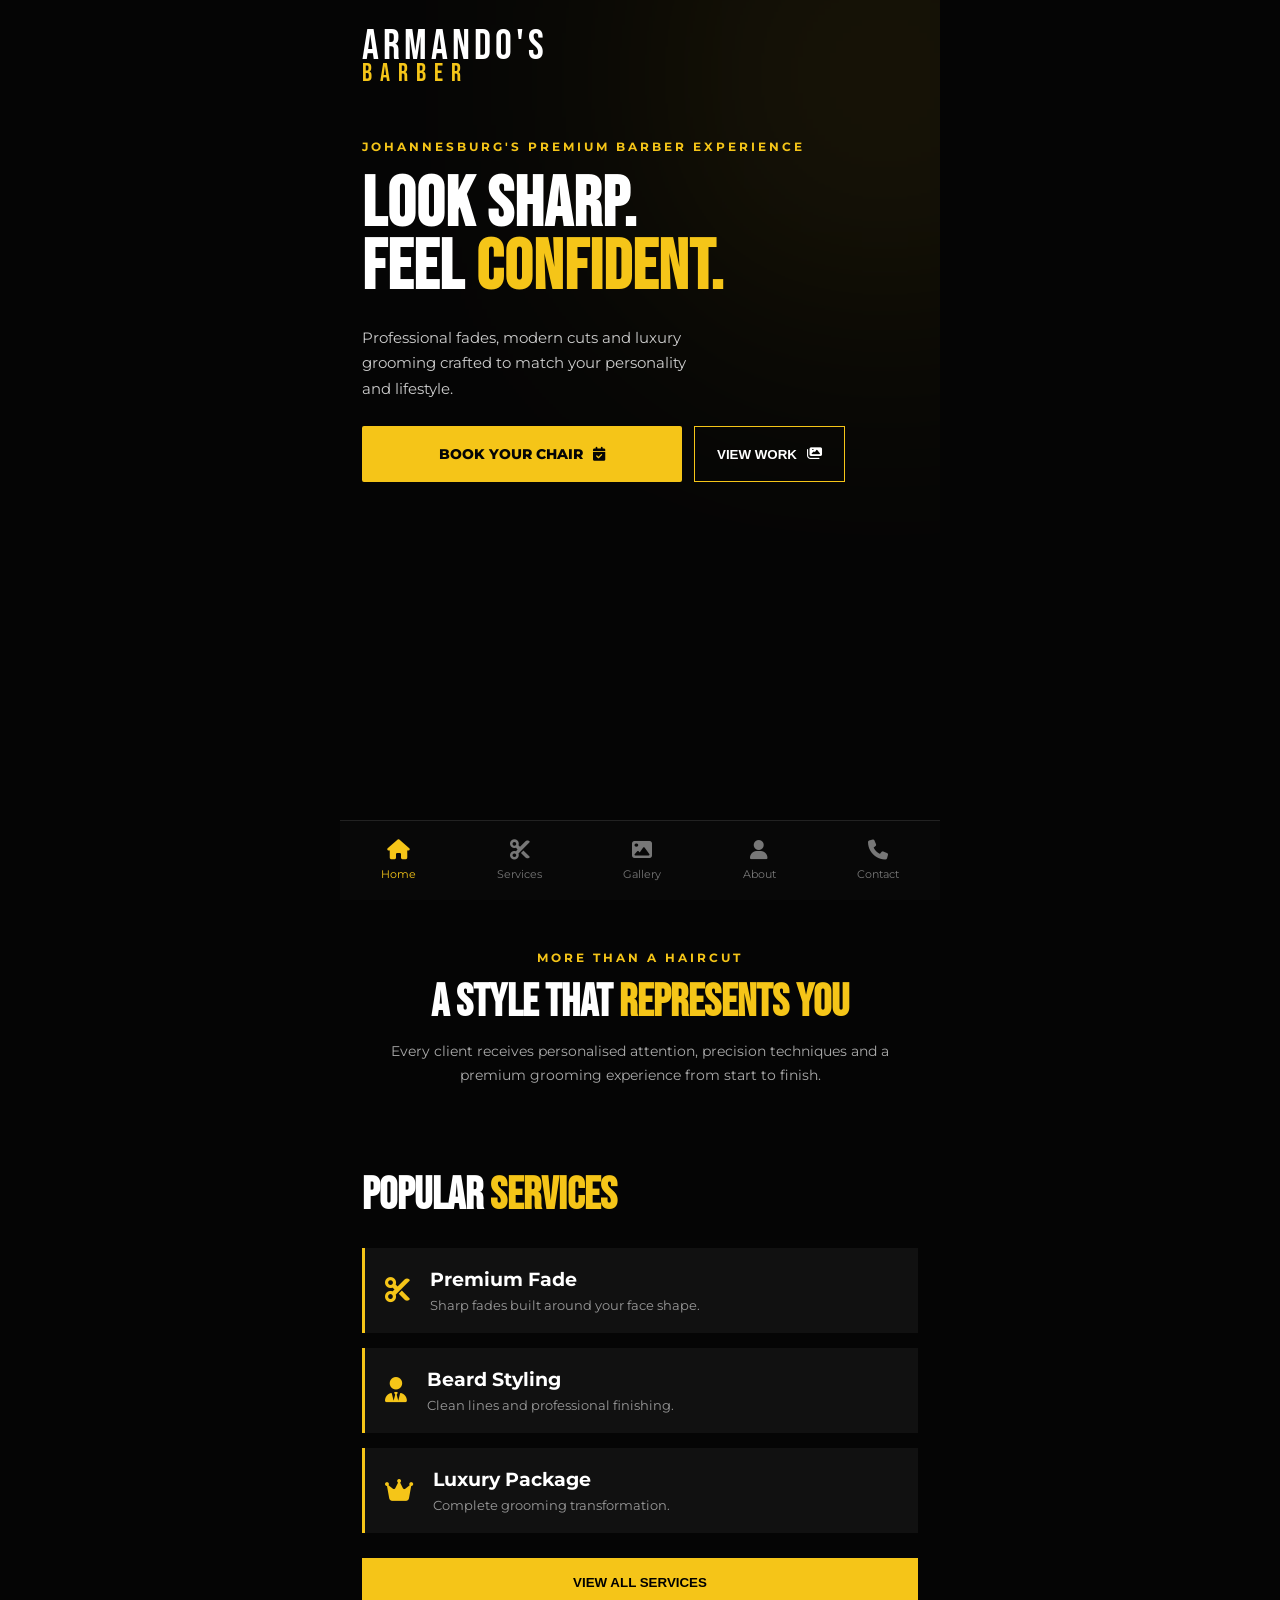
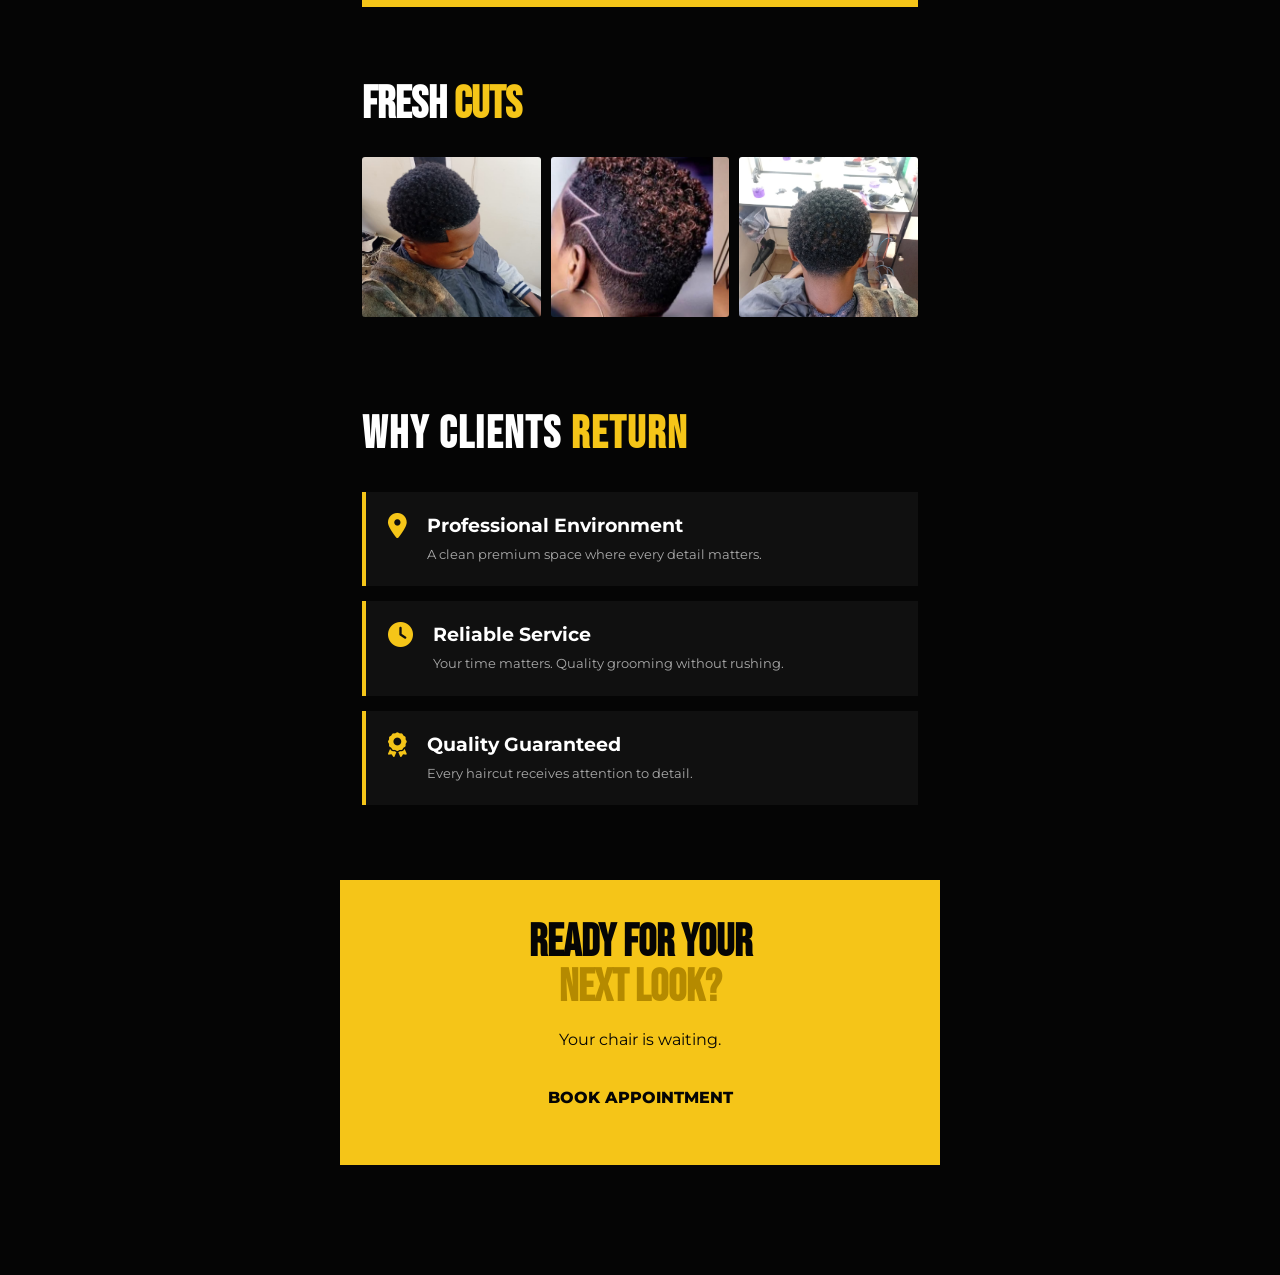
<file: index.html>
<!DOCTYPE html>
<html lang="en">

<head>

<meta charset="UTF-8">
<meta name="viewport" content="width=device-width, initial-scale=1.0">

<title>Armando's Barber | Premium Grooming</title>

<link href="https://fonts.googleapis.com/css2?family=Bebas+Neue&family=Montserrat:wght@300;400;600;800&display=swap" rel="stylesheet">

<link rel="stylesheet" href="https://cdnjs.cloudflare.com/ajax/libs/font-awesome/6.5.0/css/all.min.css">

<link rel="stylesheet" href="style.css">

</head>


<body>


<!-- HERO -->

<section class="hero">


<div class="logo">
ARMANDO'S
<span>BARBER</span>
</div>



<div class="hero-content">


<p class="tag">
JOHANNESBURG'S PREMIUM BARBER EXPERIENCE
</p>



<h1>

LOOK SHARP.
<br>

FEEL
<span>
CONFIDENT.
</span>

</h1>



<p class="description">

Professional fades, modern cuts and luxury grooming
crafted to match your personality and lifestyle.

</p>



<div class="hero-buttons">


<a href="booking.html" class="booking-btn">

BOOK YOUR CHAIR

<i class="fa-solid fa-calendar-check"></i>

</a>



<button class="outline-btn">

VIEW WORK

<i class="fa-solid fa-images"></i>

</button>


</div>



</div>


</section>


<!-- ABOUT INTRO -->


<section class="intro">


<p class="small-title">
MORE THAN A HAIRCUT
</p>



<h2>

A STYLE THAT
<span>
REPRESENTS YOU
</span>

</h2>



<p>

Every client receives personalised attention,
precision techniques and a premium grooming
experience from start to finish.

</p>


</section>









<!-- SERVICES PREVIEW -->


<section class="preview-services">


<h2>
POPULAR
<span>
SERVICES
</span>
</h2>




<div class="mini-service">


<i class="fa-solid fa-scissors"></i>

<div>

<h3>
Premium Fade
</h3>

<p>
Sharp fades built around your face shape.
</p>

</div>


</div>





<div class="mini-service">


<i class="fa-solid fa-user-tie"></i>


<div>

<h3>
Beard Styling
</h3>

<p>
Clean lines and professional finishing.
</p>

</div>


</div>





<div class="mini-service">


<i class="fa-solid fa-crown"></i>


<div>

<h3>
Luxury Package
</h3>

<p>
Complete grooming transformation.
</p>

</div>


</div>




<button class="dark-button">

VIEW ALL SERVICES

</button>



</section>










<!-- GALLERY PREVIEW -->


<section class="gallery-preview">


<h2>
FRESH
<span>
CUTS
</span>
</h2>



<div class="gallery-grid">


<img src="IMG-20260713-WA0036(1).jpg">

<img src="IMG-20260713-WA0037(1).jpg">

<img src="IMG-20260713-WA0038(1).jpg">


</div>



</section>









<!-- WHY CLIENTS CHOOSE -->


<section class="why">


<h2>

WHY CLIENTS
<span>
RETURN
</span>

</h2>




<div class="why-card">


<i class="fa-solid fa-location-dot"></i>


<div>

<h3>
Professional Environment
</h3>

<p>
A clean premium space where every detail matters.
</p>

</div>


</div>






<div class="why-card">


<i class="fa-solid fa-clock"></i>


<div>

<h3>
Reliable Service
</h3>

<p>
Your time matters. Quality grooming without rushing.
</p>

</div>


</div>






<div class="why-card">


<i class="fa-solid fa-award"></i>


<div>

<h3>
Quality Guaranteed
</h3>

<p>
Every haircut receives attention to detail.
</p>

</div>


</div>



</section>








<!-- FINAL CTA -->


<section class="cta">


<h2>

READY FOR YOUR
<br>

<strong>
NEXT LOOK?
</strong>

</h2>


<p>

Your chair is waiting.

</p>


<a href="booking.html">

BOOK APPOINTMENT

  </a>



</section>









<!-- BOTTOM NAV -->


<nav class="bottom-nav">


<a class="active">

<i class="fa-solid fa-house"></i>

<span>
Home
</span>

</a>



<a href="services.html">

<i class="fa-solid fa-scissors"></i>

<span>
Services
</span>

</a>



<a href="gallery.html">

<i class="fa-solid fa-image"></i>

<span>
Gallery
</span>

</a>



<a href="about.html">

<i class="fa-solid fa-user"></i>

<span>
About
</span>

</a>



<a href="contact.html">

<i class="fa-solid fa-phone"></i>

<span>
Contact
</span>

</a>



</nav>



<script src="script.js"></script>


</body>

  </html>
</file>
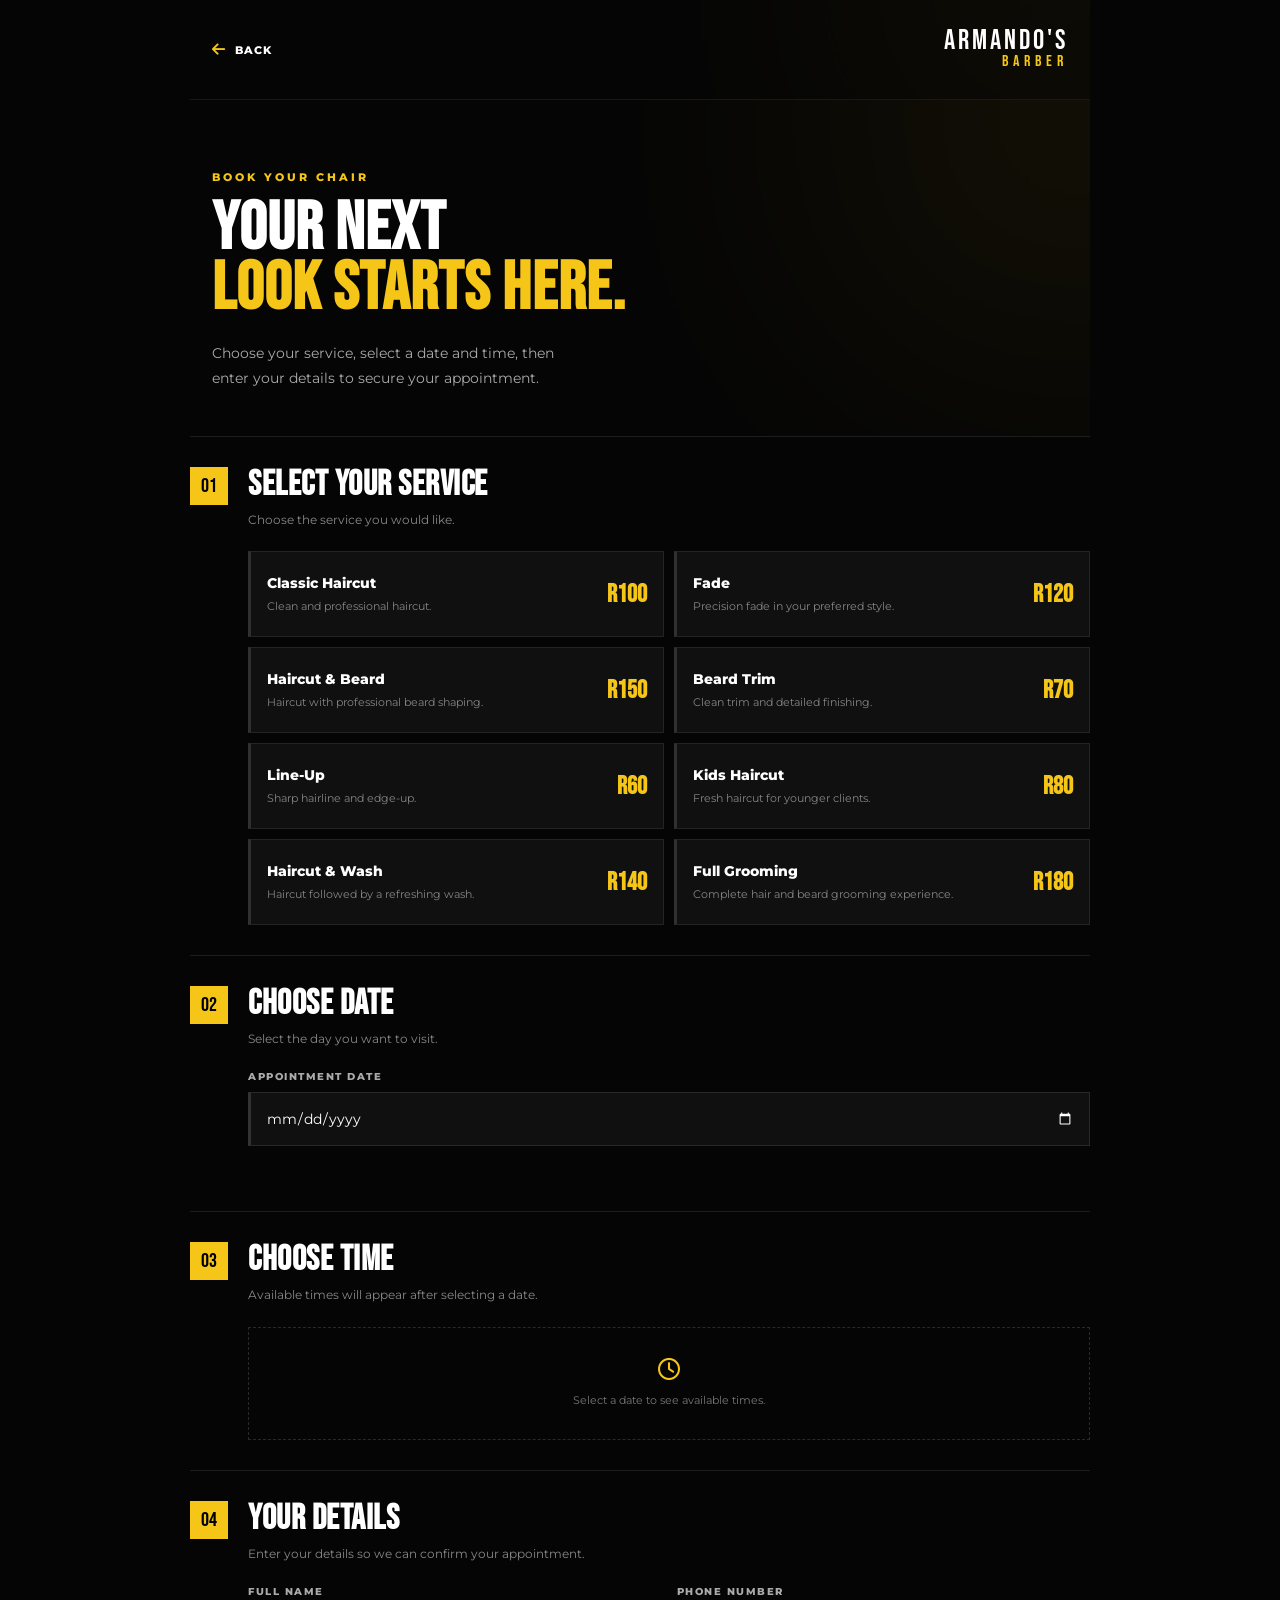
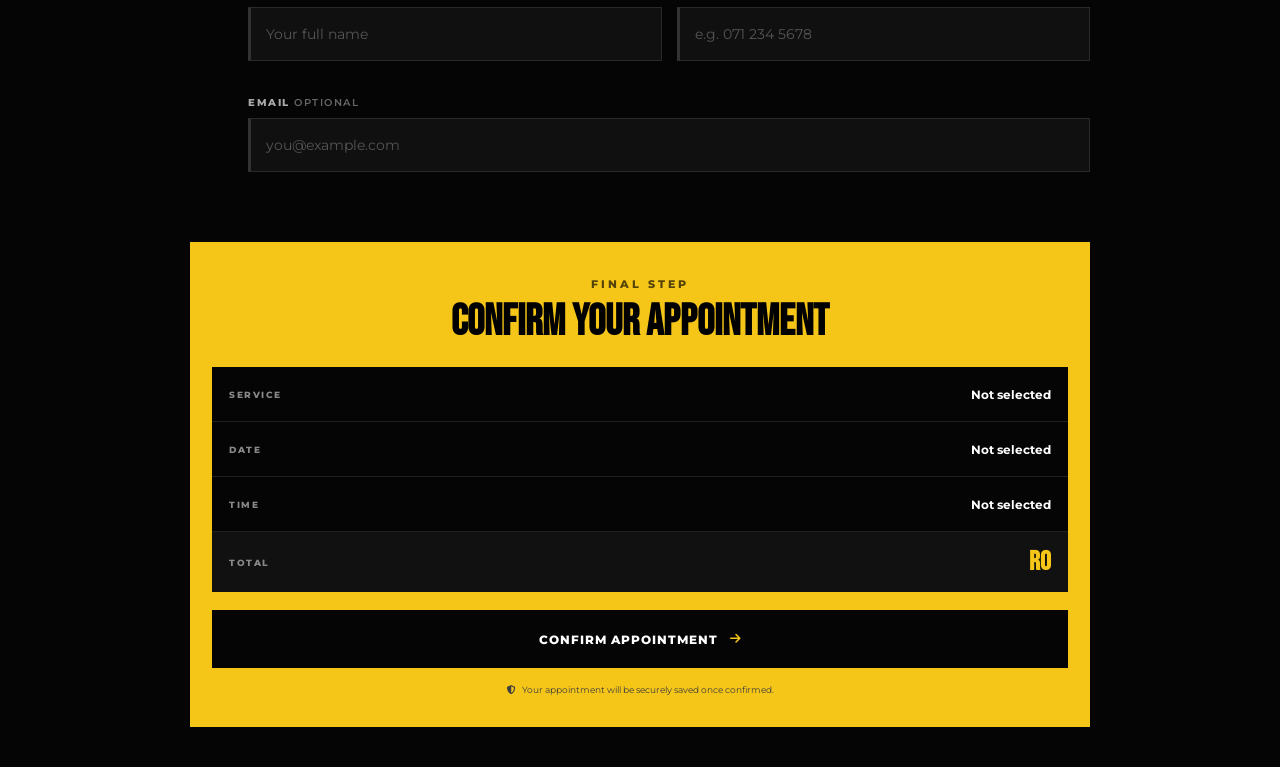
<file: booking.html>
<!DOCTYPE html>
<html lang="en">

<head>

<meta charset="UTF-8">
<meta name="viewport" content="width=device-width, initial-scale=1.0">

<title>Book Your Chair | Armando's Barber</title>

<link href="https://fonts.googleapis.com/css2?family=Bebas+Neue&family=Montserrat:wght@300;400;600;800&display=swap" rel="stylesheet">

<link rel="stylesheet" href="https://cdnjs.cloudflare.com/ajax/libs/font-awesome/6.5.0/css/all.min.css">

<link rel="stylesheet" href="booking.css">

</head>


<body>


<!-- HEADER -->

<header class="booking-header">

<a href="index.html" class="back-button">

<i class="fa-solid fa-arrow-left"></i>

<span>BACK</span>

</a>


<div class="booking-logo">

ARMANDO'S

<span>BARBER</span>

</div>

</header>



<!-- BOOKING HERO -->

<section class="booking-hero">

<p class="small-title">
BOOK YOUR CHAIR
</p>

<h1>

YOUR NEXT
<br>

<span>LOOK STARTS HERE.</span>

</h1>

<p>

Choose your service, select a date and time,
then enter your details to secure your appointment.

</p>

</section>



<!-- BOOKING FORM -->

<main class="booking-container">


<form id="bookingForm">


<!-- STEP 1 -->

<section class="booking-section">

<div class="section-number">
01
</div>

<div class="section-content">

<h2>SELECT YOUR SERVICE</h2>

<p class="section-description">
Choose the service you would like.
</p>


<div class="service-grid">


<label class="service-option">

<input
type="radio"
name="service"
value="Classic Haircut"
data-price="100"
required
>

<div class="service-card">

<div>

<h3>Classic Haircut</h3>

<p>Clean and professional haircut.</p>

</div>

<strong>R100</strong>

</div>

</label>



<label class="service-option">

<input
type="radio"
name="service"
value="Fade"
data-price="120"
>

<div class="service-card">

<div>

<h3>Fade</h3>

<p>Precision fade in your preferred style.</p>

</div>

<strong>R120</strong>

</div>

</label>



<label class="service-option">

<input
type="radio"
name="service"
value="Haircut & Beard"
data-price="150"
>

<div class="service-card">

<div>

<h3>Haircut & Beard</h3>

<p>Haircut with professional beard shaping.</p>

</div>

<strong>R150</strong>

</div>

</label>



<label class="service-option">

<input
type="radio"
name="service"
value="Beard Trim"
data-price="70"
>

<div class="service-card">

<div>

<h3>Beard Trim</h3>

<p>Clean trim and detailed finishing.</p>

</div>

<strong>R70</strong>

</div>

</label>



<label class="service-option">

<input
type="radio"
name="service"
value="Line-Up"
data-price="60"
>

<div class="service-card">

<div>

<h3>Line-Up</h3>

<p>Sharp hairline and edge-up.</p>

</div>

<strong>R60</strong>

</div>

</label>



<label class="service-option">

<input
type="radio"
name="service"
value="Kids Haircut"
data-price="80"
>

<div class="service-card">

<div>

<h3>Kids Haircut</h3>

<p>Fresh haircut for younger clients.</p>

</div>

<strong>R80</strong>

</div>

</label>



<label class="service-option">

<input
type="radio"
name="service"
value="Haircut & Wash"
data-price="140"
>

<div class="service-card">

<div>

<h3>Haircut & Wash</h3>

<p>Haircut followed by a refreshing wash.</p>

</div>

<strong>R140</strong>

</div>

</label>



<label class="service-option">

<input
type="radio"
name="service"
value="Full Grooming"
data-price="180"
>

<div class="service-card">

<div>

<h3>Full Grooming</h3>

<p>Complete hair and beard grooming experience.</p>

</div>

<strong>R180</strong>

</div>

</label>


</div>

</div>

</section>



<!-- STEP 2 -->

<section class="booking-section">

<div class="section-number">
02
</div>

<div class="section-content">

<h2>CHOOSE DATE</h2>

<p class="section-description">
Select the day you want to visit.
</p>


<div class="input-group">

<label for="bookingDate">
APPOINTMENT DATE
</label>

<input
type="date"
id="bookingDate"
name="bookingDate"
required
>

</div>


<div id="dateMessage" class="form-message"></div>

</div>

</section>



<!-- STEP 3 -->

<section class="booking-section">

<div class="section-number">
03
</div>

<div class="section-content">

<h2>CHOOSE TIME</h2>

<p class="section-description">
Available times will appear after selecting a date.
</p>


<div id="timeSlots" class="time-slots">

<div class="empty-slots">

<i class="fa-regular fa-clock"></i>

<p>
Select a date to see available times.
</p>

</div>

</div>

<input
type="hidden"
id="bookingTime"
name="bookingTime"
required
>

</div>

</section>



<!-- STEP 4 -->

<section class="booking-section">

<div class="section-number">
04
</div>

<div class="section-content">

<h2>YOUR DETAILS</h2>

<p class="section-description">
Enter your details so we can confirm your appointment.
</p>


<div class="form-grid">


<div class="input-group">

<label for="customerName">
FULL NAME
</label>

<input
type="text"
id="customerName"
name="customerName"
placeholder="Your full name"
autocomplete="name"
required
>

</div>



<div class="input-group">

<label for="customerPhone">
PHONE NUMBER
</label>

<input
type="tel"
id="customerPhone"
name="customerPhone"
placeholder="e.g. 071 234 5678"
autocomplete="tel"
required
>

</div>



<div class="input-group full-width">

<label for="customerEmail">
EMAIL <span>OPTIONAL</span>
</label>

<input
type="email"
id="customerEmail"
name="customerEmail"
placeholder="you@example.com"
autocomplete="email"
>

</div>


</div>

</div>

</section>



<!-- CONFIRMATION -->

<section class="confirmation-section">


<div class="confirmation-header">

<p class="small-title">
FINAL STEP
</p>

<h2>
CONFIRM YOUR
<span>APPOINTMENT</span>
</h2>

</div>



<div class="booking-summary">

<div class="summary-row">

<span>SERVICE</span>

<strong id="summaryService">
Not selected
</strong>

</div>


<div class="summary-row">

<span>DATE</span>

<strong id="summaryDate">
Not selected
</strong>

</div>


<div class="summary-row">

<span>TIME</span>

<strong id="summaryTime">
Not selected
</strong>

</div>


<div class="summary-row total">

<span>TOTAL</span>

<strong id="summaryPrice">
R0
</strong>

</div>

</div>



<div
id="bookingMessage"
class="booking-message"
>
</div>



<button
type="submit"
id="confirmBooking"
class="confirm-button"
>

CONFIRM APPOINTMENT

<i class="fa-solid fa-arrow-right"></i>

</button>


<p class="booking-note">

<i class="fa-solid fa-shield-halved"></i>

Your appointment will be securely saved once confirmed.

</p>


</section>


</form>

</main>



<!-- SUCCESS MESSAGE -->

<div
    id="successModal"
    class="success-modal"
>

<div class="success-box">

<div class="success-icon">
<i class="fa-solid fa-check"></i>
</div>

<p class="small-title">
BOOKING CONFIRMED
</p>

<h2>
YOU'RE
<span>BOOKED.</span>
</h2>

<p id="successDetails">
Your appointment has been successfully booked.
</p>

<a href="index.html" class="success-button">
BACK TO HOME
</a>

</div>

</div>

<script src="booking.js"></script>

</body>

</html>
</file>
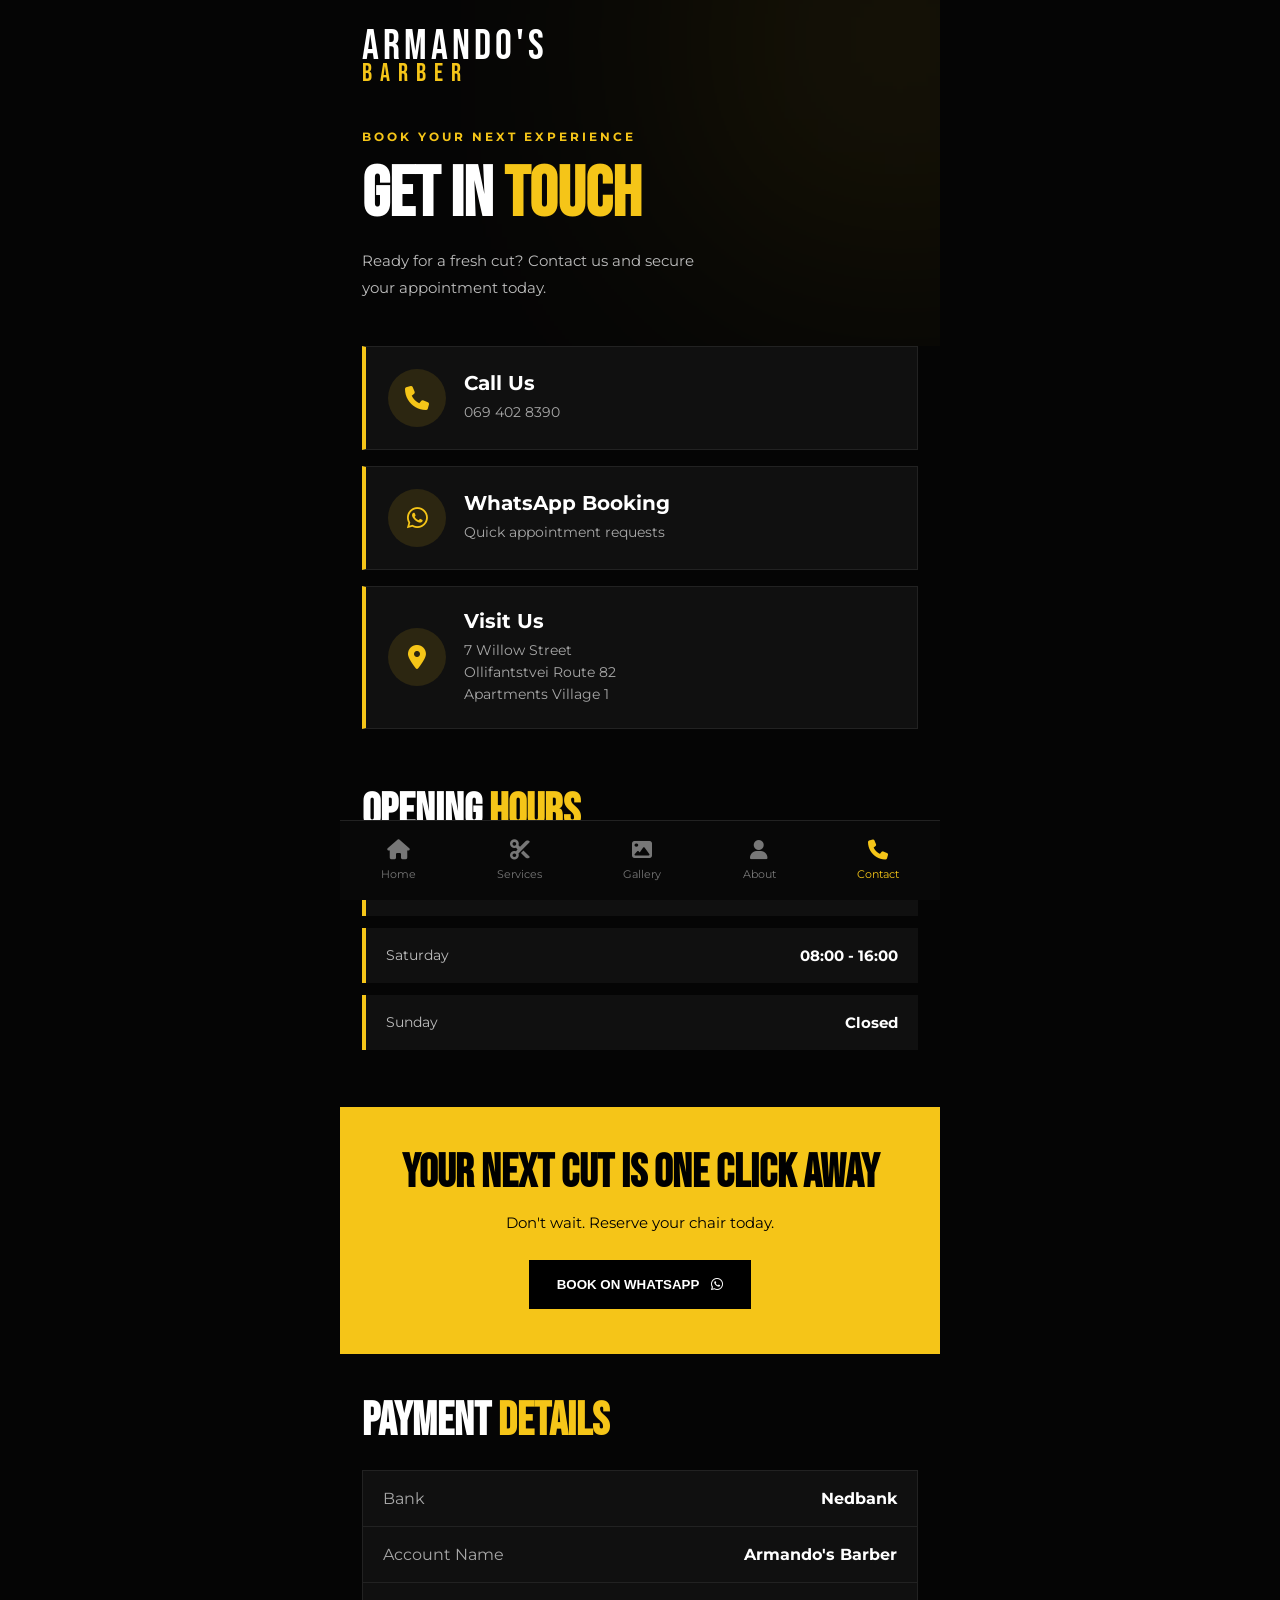
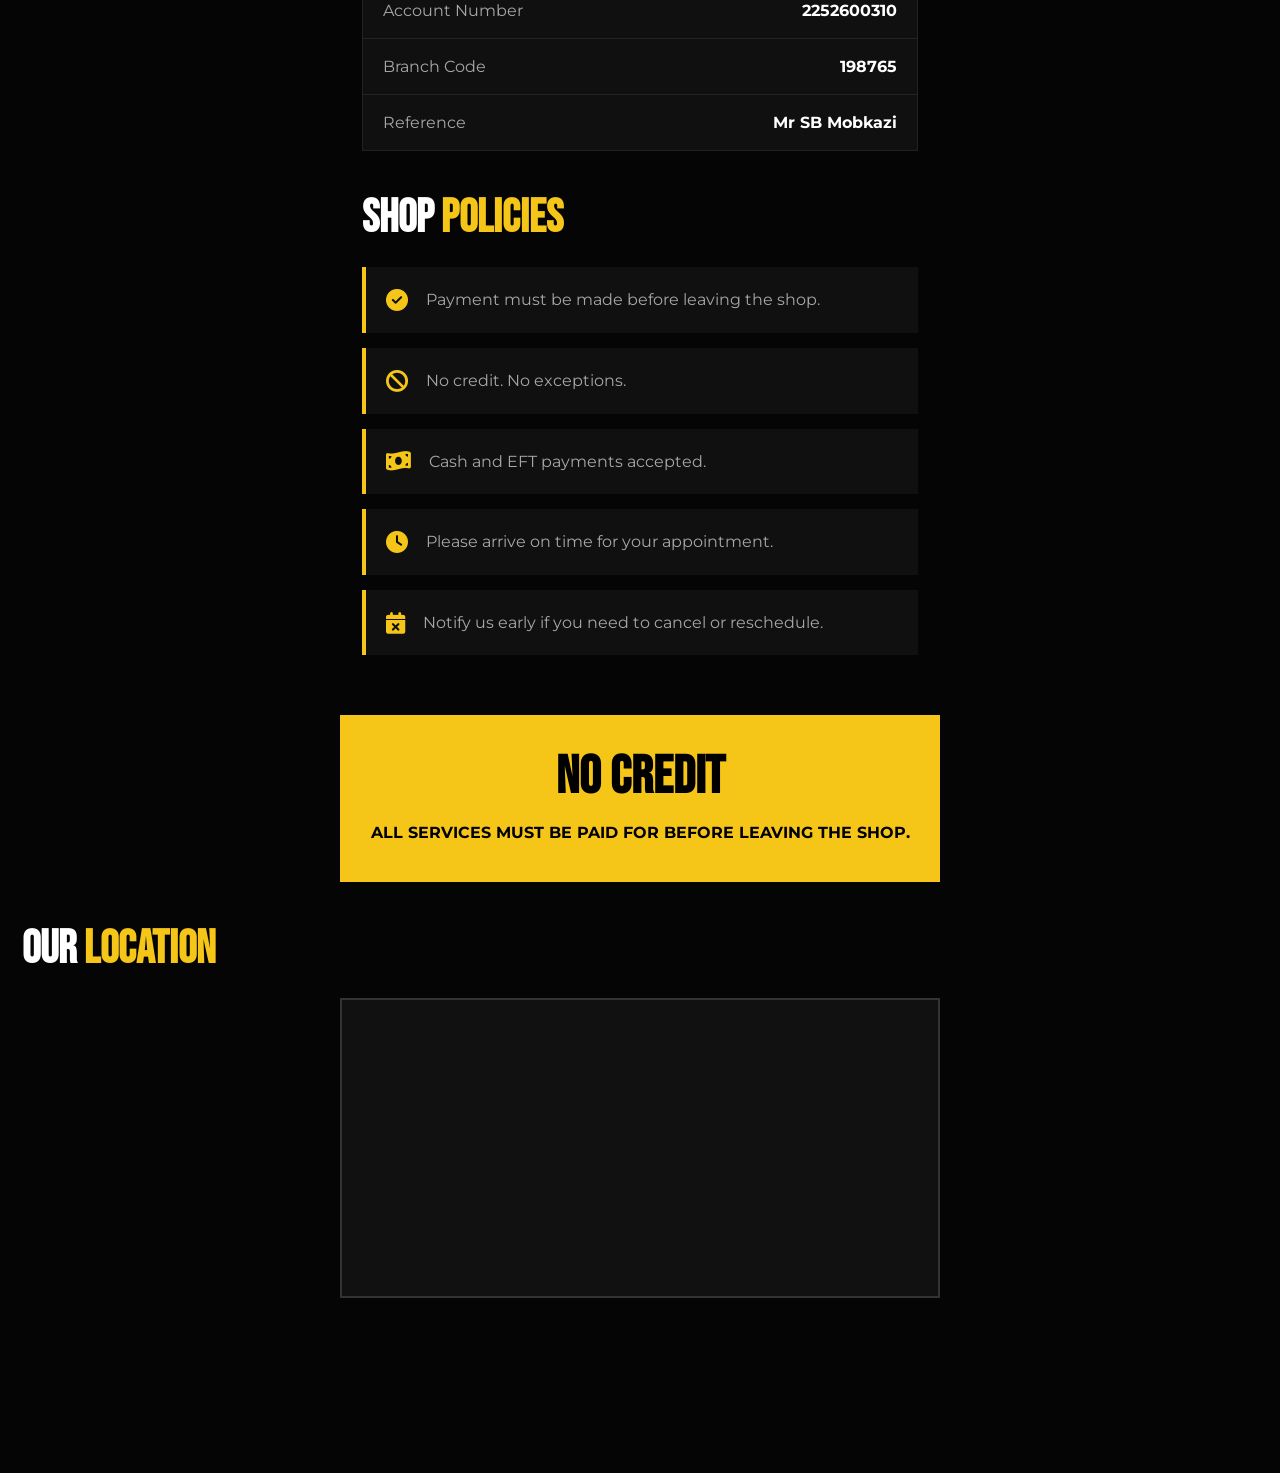
<file: contact.html>
<!DOCTYPE html>
<html lang="en">

<head>

<meta charset="UTF-8">
<meta name="viewport" content="width=device-width, initial-scale=1.0">

<title>Contact | Armando's Barber</title>

<link href="https://fonts.googleapis.com/css2?family=Bebas+Neue&family=Montserrat:wght@300;400;600;800&display=swap" rel="stylesheet">

<link rel="stylesheet" href="https://cdnjs.cloudflare.com/ajax/libs/font-awesome/6.5.0/css/all.min.css">

<link rel="stylesheet" href="style.css">

</head>


<body>




<!-- HEADER -->

<header class="contact-header">


<div class="logo">

ARMANDO'S

<span>
BARBER
</span>

</div>



<p class="tag">
BOOK YOUR NEXT EXPERIENCE
</p>



<h1>

GET IN
<span>
TOUCH
</span>

</h1>



<p>

Ready for a fresh cut? Contact us and secure
your appointment today.

</p>


</header>








<!-- CONTACT OPTIONS -->


<section class="contact-cards">



<div class="contact-card">


<i class="fa-solid fa-phone"></i>


<div>

<h3>
Call Us
</h3>


<p>
069 402 8390
</p>


</div>


</div>







<div class="contact-card">


<i class="fa-brands fa-whatsapp"></i>


<div>

<h3>
WhatsApp Booking
</h3>


<p>
Quick appointment requests
</p>


</div>


</div>







<div class="contact-card">


<i class="fa-solid fa-location-dot"></i>


<div>

<h3>
Visit Us
</h3>


<p>
7 Willow Street <br>
Ollifantstvei Route 82 <br>
Apartments Village 1
</p>


</div>


</div>



</section>









<!-- HOURS -->


<section class="hours">


<h2>

OPENING
<span>
HOURS
</span>

</h2>



<div class="hours-row">

<p>
Monday - Friday
</p>

<strong>
08:00 - 18:00
</strong>

</div>




<div class="hours-row">

<p>
Saturday
</p>

<strong>
08:00 - 16:00
</strong>

</div>





<div class="hours-row">

<p>
Sunday
</p>

<strong>
Closed
</strong>

</div>



</section>









<!-- BOOKING CTA -->


<section class="booking-section">


<h2>

YOUR NEXT CUT
IS ONE CLICK AWAY

</h2>



<p>

Don't wait. Reserve your chair today.

</p>



<button>

BOOK ON WHATSAPP

<i class="fa-brands fa-whatsapp"></i>

</button>



</section>



<!-- PAYMENT DETAILS -->

<section class="payment-details">

    <h2>
        PAYMENT
        <span>DETAILS</span>
    </h2>

    <div class="payment-card">

        <div class="payment-row">
            <span>Bank</span>
            <strong>Nedbank</strong>
        </div>

        <div class="payment-row">
            <span>Account Name</span>
            <strong>Armando's Barber</strong>
        </div>

        <div class="payment-row">
            <span>Account Number</span>
            <strong>2252600310</strong>
        </div>

        <div class="payment-row">
            <span>Branch Code</span>
            <strong>198765</strong>
        </div>

        <div class="payment-row">
            <span>Reference</span>
            <strong>Mr SB Mobkazi</strong>
        </div>

    </div>

</section>



<!-- SHOP POLICIES -->

<section class="shop-policies">

    <h2>
        SHOP
        <span>POLICIES</span>
    </h2>

    <div class="policy-card">

        <i class="fa-solid fa-circle-check"></i>

        <p>Payment must be made before leaving the shop.</p>

    </div>

    <div class="policy-card">

        <i class="fa-solid fa-ban"></i>

        <p>No credit. No exceptions.</p>

    </div>

    <div class="policy-card">

        <i class="fa-solid fa-money-bill-wave"></i>

        <p>Cash and EFT payments accepted.</p>

    </div>

    <div class="policy-card">

        <i class="fa-solid fa-clock"></i>

        <p>Please arrive on time for your appointment.</p>

    </div>

    <div class="policy-card">

        <i class="fa-solid fa-calendar-xmark"></i>

        <p>Notify us early if you need to cancel or reschedule.</p>

    </div>

</section>



<section class="important-notice">

    <h2>NO CREDIT</h2>

    <p>
        ALL SERVICES MUST BE PAID FOR
        BEFORE LEAVING THE SHOP.
    </p>

  </section>




<!-- MAP PLACEHOLDER -->


<!-- GOOGLE MAP -->
    
<section class="map-section">

    <h2>
        OUR
        <span>LOCATION</span>
    </h2>

    <div class="map-box">

        <iframe
            src="https://www.google.com/maps?q=7%20Willow%20Street%2C%20Ollifantstvei%20Route%2082%2C%20Apartments%20Village%201&output=embed"
            width="100%"
            height="350"
            style="border:0;"
            allowfullscreen=""
            loading="lazy"
            referrerpolicy="no-referrer-when-downgrade">
        </iframe>

    </div>

</section>









<!-- NAV -->


<nav class="bottom-nav">


<a href="index.html">

<i class="fa-solid fa-house"></i>

<span>
Home
</span>

</a>




<a href="services.html">

<i class="fa-solid fa-scissors"></i>

<span>
Services
</span>

</a>





<a href="gallery.html">

<i class="fa-solid fa-image"></i>

<span>
Gallery
</span>

</a>





<a href="about.html">

<i class="fa-solid fa-user"></i>

<span>
About
</span>

</a>





<a class="active">

<i class="fa-solid fa-phone"></i>

<span>
Contact
</span>

</a>



</nav>






<script src="script.js"></script>


</body>

</html>
</file>
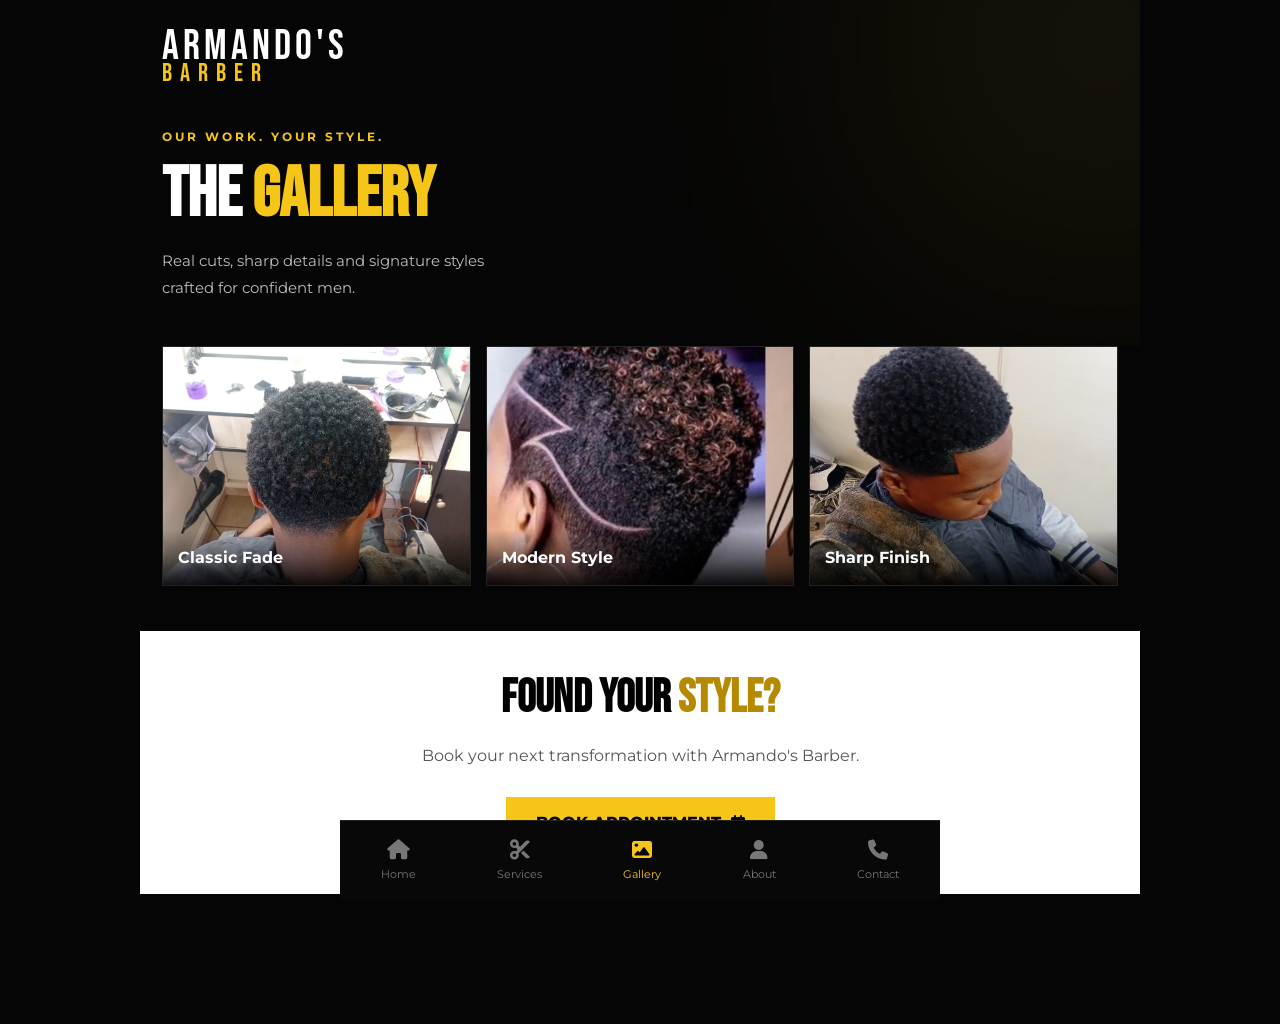
<file: gallery.html>
<!DOCTYPE html>
<html lang="en">

<head>

<meta charset="UTF-8">
<meta name="viewport" content="width=device-width, initial-scale=1.0">

<title>Gallery | Armando's Barber</title>

<link href="https://fonts.googleapis.com/css2?family=Bebas+Neue&family=Montserrat:wght@300;400;600;800&display=swap" rel="stylesheet">

<link rel="stylesheet" href="https://cdnjs.cloudflare.com/ajax/libs/font-awesome/6.5.0/css/all.min.css">

<link rel="stylesheet" href="style.css">

</head>


<body>


<!-- HEADER -->

<header class="gallery-header">


<div class="logo">

ARMANDO'S

<span>
BARBER
</span>

</div>



<p class="tag">
OUR WORK. YOUR STYLE.
</p>



<h1>

THE
<span>
GALLERY
</span>

</h1>



<p>

Real cuts, sharp details and signature styles
crafted for confident men.

</p>


</header>







<!-- FEATURED IMAGE -->


<!-- GALLERY GRID -->


<section class="gallery-section">


<div class="gallery-item">

<img src="IMG-20260713-WA0038(1).jpg" alt="Haircut">

<div class="image-overlay">

<h3>
Classic Fade
</h3>

</div>

</div>





<div class="gallery-item">

<img src="IMG-20260713-WA0037(1).jpg" alt="Haircut">

<div class="image-overlay">

<h3>
Modern Style
</h3>

</div>

</div>





<div class="gallery-item">

<img src="IMG-20260713-WA0036(1).jpg" alt="Haircut">

<div class="image-overlay">

<h3>
Sharp Finish
</h3>

</div>

</div>



</section>









<!-- STYLE CTA -->


<section class="gallery-cta">


<h2>

FOUND YOUR
<span>
STYLE?
</span>

</h2>



<p>

Book your next transformation with Armando's Barber.

</p>


<a href="booking.html">

BOOK APPOINTMENT

<i class="fa-solid fa-calendar-check"></i>

</a>


</section>







<!-- BOTTOM NAV -->


<nav class="bottom-nav">


<a href="index.html">

<i class="fa-solid fa-house"></i>

<span>
Home
</span>

</a>




<a href="services.html">

<i class="fa-solid fa-scissors"></i>

<span>
Services
</span>

</a>




<a class="active">

<i class="fa-solid fa-image"></i>

<span>
Gallery
</span>

</a>




<a href="about.html">

<i class="fa-solid fa-user"></i>

<span>
About
</span>

</a>




<a href="contact.html">

<i class="fa-solid fa-phone"></i>

<span>
Contact
</span>

</a>


</nav>





<script src="script.js"></script>


</body>

</html>
</file>
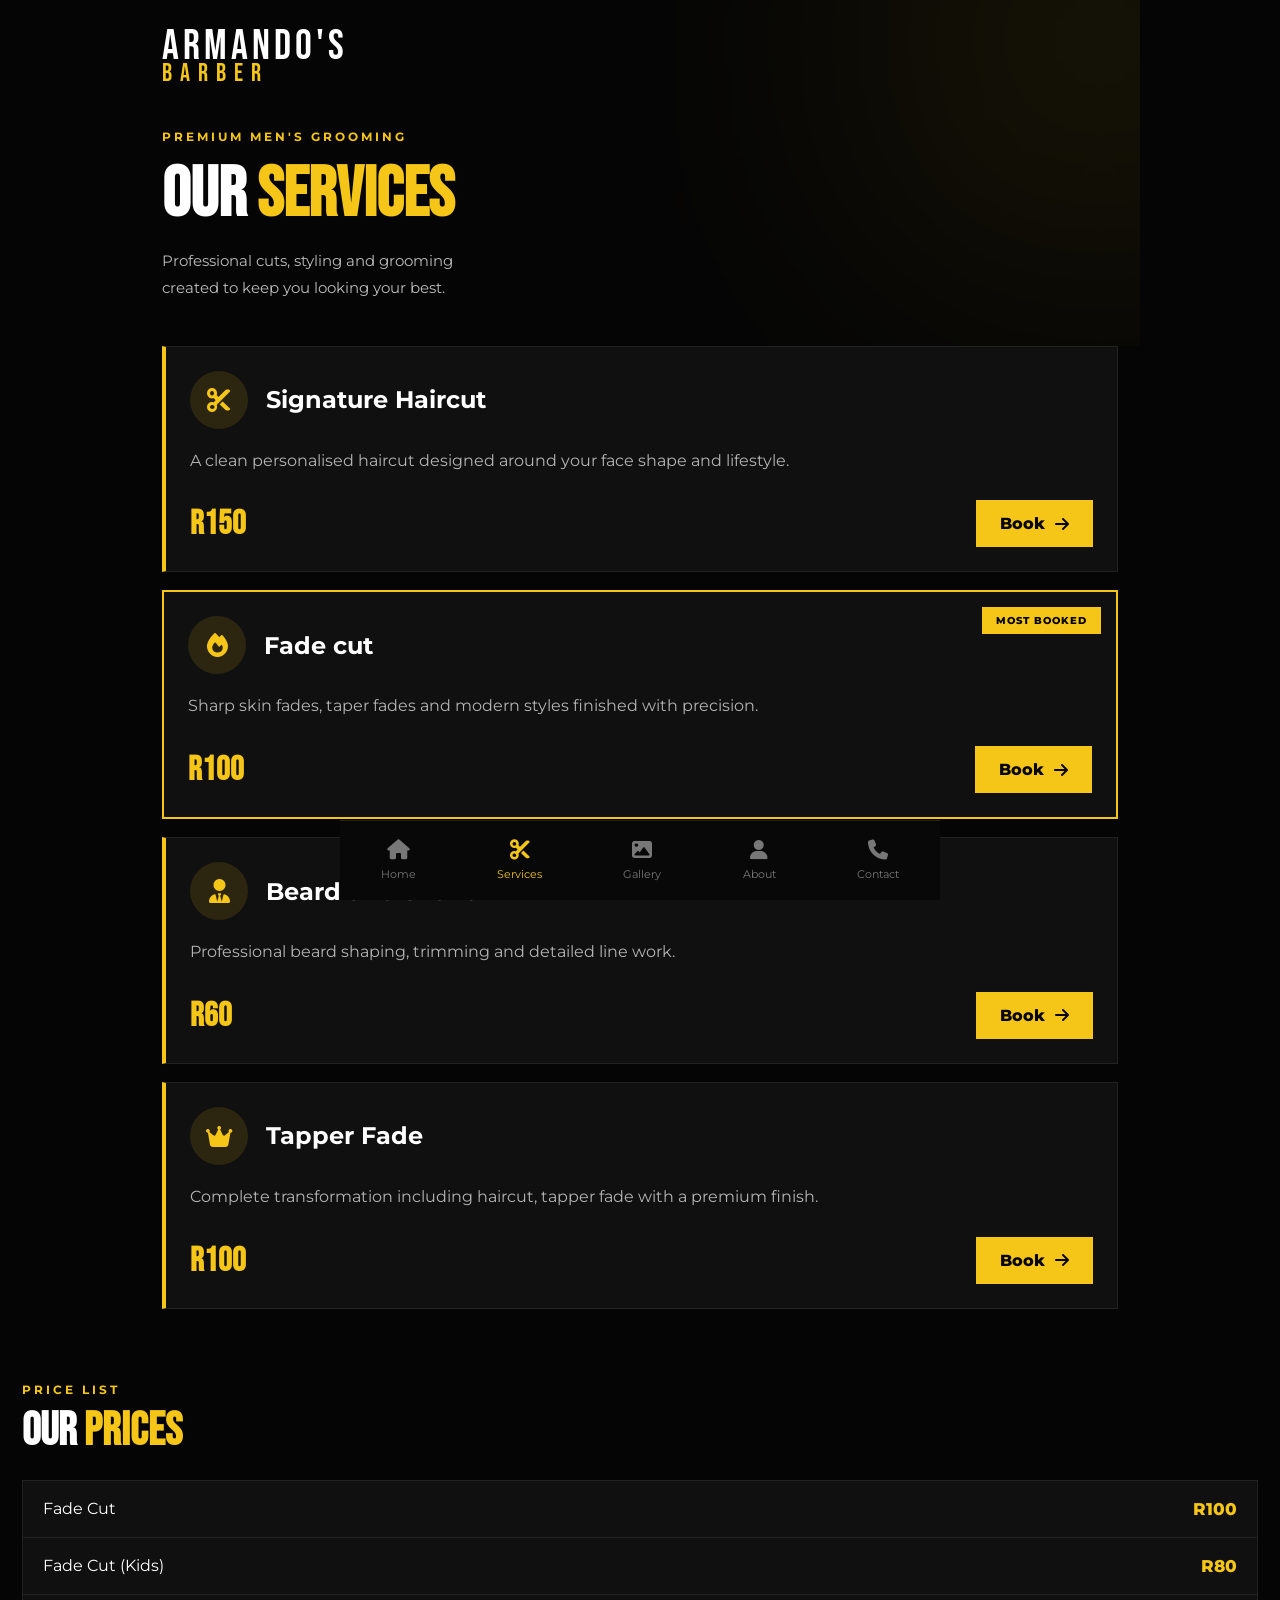
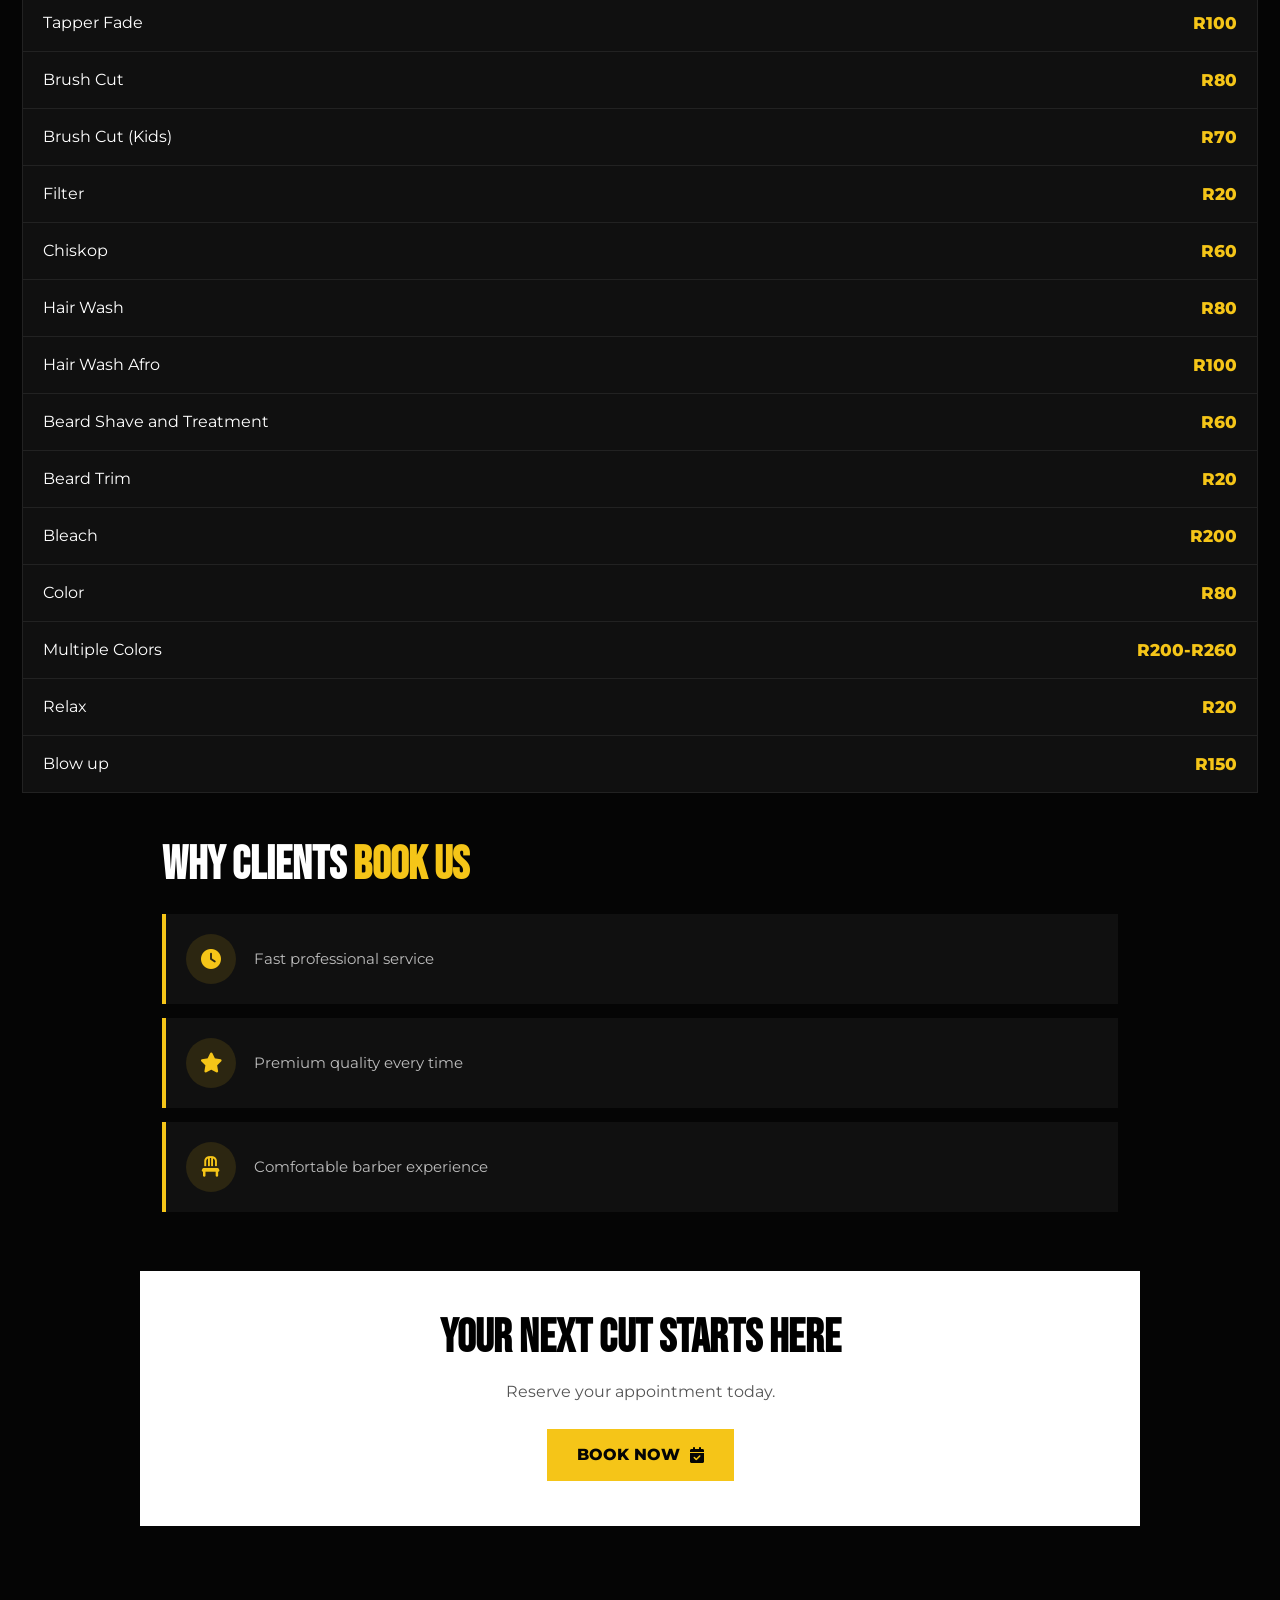
<file: services.html>
<!DOCTYPE html>
<html lang="en">

<head>

<meta charset="UTF-8">
<meta name="viewport" content="width=device-width, initial-scale=1.0">

<title>Services | Armando's Barber</title>

<link href="https://fonts.googleapis.com/css2?family=Bebas+Neue&family=Montserrat:wght@300;400;600;800&display=swap" rel="stylesheet">

<link rel="stylesheet" href="https://cdnjs.cloudflare.com/ajax/libs/font-awesome/6.5.0/css/all.min.css">

<link rel="stylesheet" href="style.css">

</head>


<body>


<!-- HEADER -->

<header class="service-header">


<div class="logo">

ARMANDO'S

<span>
BARBER
</span>

</div>



<p class="tag">
PREMIUM MEN'S GROOMING
</p>



<h1>

OUR
<span>
SERVICES
</span>

</h1>



<p>

Professional cuts, styling and grooming
created to keep you looking your best.

</p>


</header>







<!-- SERVICES -->


<section class="services-list">



<div class="service-box">


<div class="service-top">

<i class="fa-solid fa-scissors"></i>

<h2>
Signature Haircut
</h2>

</div>



<p>

A clean personalised haircut designed
around your face shape and lifestyle.

</p>



<div class="service-bottom">

<strong>
R150
</strong>


<a href="booking.html">
Book
<i class="fa-solid fa-arrow-right"></i>
</a>


</div>


</div>







<div class="service-box featured-service">


<div class="service-label">
MOST BOOKED
</div>



<div class="service-top">

<i class="fa-solid fa-fire"></i>

<h2>
Fade cut
</h2>

</div>



<p>

Sharp skin fades, taper fades and modern
styles finished with precision.

</p>



<div class="service-bottom">

<strong>
R100
</strong>


<a href="booking.html">
Book
<i class="fa-solid fa-arrow-right"></i>
</a>


</div>


</div>







<div class="service-box">


<div class="service-top">

<i class="fa-solid fa-user-tie"></i>

<h2>
Beard and shave
</h2>

</div>



<p>

Professional beard shaping, trimming
and detailed line work.

</p>



<div class="service-bottom">

<strong>
R60
</strong>


<a href="booking.html">
Book
<i class="fa-solid fa-arrow-right"></i>
</a>


</div>


</div>








<div class="service-box">


<div class="service-top">

<i class="fa-solid fa-crown"></i>

<h2>
Tapper Fade
</h2>

</div>



<p>

Complete transformation including haircut,
tapper fade with a premium finish.

</p>



<div class="service-bottom">

<strong>
R100
</strong>

<a href="booking.html">
Book
<i class="fa-solid fa-arrow-right"></i>
</a>


</div>


</div>




</section>



<!-- FULL PRICE LIST -->

<section class="price-list">

    <div class="section-heading">

        <p>PRICE LIST</p>

        <h2>
            OUR
            <span>PRICES</span>
        </h2>

    </div>

    <div class="price-table">

        <div class="price-row">
            <span>Fade Cut</span>
            <strong>R100</strong>
        </div>

        <div class="price-row">
            <span>Fade Cut (Kids)</span>
            <strong>R80</strong>
        </div>

    

        <div class="price-row">
            <span>Tapper Fade</span>
            <strong>R100</strong>
        </div>

        <div class="price-row">
            <span>Brush Cut</span>
            <strong>R80</strong>
        </div>

        <div class="price-row">
            <span>Brush Cut (Kids)</span>
            <strong>R70</strong>
        </div>

        <div class="price-row">
            <span>Filter</span>
            <strong>R20</strong>
        </div>

        <div class="price-row">
            <span>Chiskop</span></span>
            <strong>R60</strong>
        </div>

        <div class="price-row">
            <span>Hair Wash</span>
            <strong>R80</strong>
        </div>

        <div class="price-row">
            <span>Hair Wash Afro</span>
            <strong>R100</strong>
        </div>

        <div class="price-row">
            <span>Beard Shave and Treatment</span>
            <strong>R60</strong>
        </div>

        <div class="price-row">
            <span>Beard Trim</span>
            <strong>R20</strong>
        </div>

        <div class="price-row">
            <span>Bleach</span>
            <strong>R200</strong>
        </div>

        <div class="price-row">
            <span>Color</span>
            <strong>R80</strong>
        </div>

        <div class="price-row">
            <span>Multiple Colors</span>
            <strong>R200-R260</strong>
        </div>

        <div class="price-row">
            <span>Relax</span>
            <strong>R20</strong>
        </div>

    <div class="price-row">
            <span>Blow up</span>
            <strong>R150</strong>
        </div>

    </div>

  </section>



<!-- WHY BOOK -->

<section class="service-benefits">


<h2>

WHY CLIENTS
<span>
BOOK US
</span>

</h2>



<div>

<i class="fa-solid fa-clock"></i>

<p>
Fast professional service
</p>

</div>



<div>

<i class="fa-solid fa-star"></i>

<p>
Premium quality every time
</p>

</div>



<div>

<i class="fa-solid fa-chair"></i>

<p>
Comfortable barber experience
</p>

</div>



</section>







<!-- CTA -->

<section class="service-cta">


<h2>

YOUR NEXT CUT
STARTS HERE

</h2>


<p>
Reserve your appointment today.

</p>


<a href="booking.html">

BOOK NOW

<i class="fa-solid fa-calendar-check"></i>

</a>


</section>








<!-- BOTTOM NAV -->


<nav class="bottom-nav">


<a href="index.html">

<i class="fa-solid fa-house"></i>

<span>
Home
</span>

</a>




<a class="active">

<i class="fa-solid fa-scissors"></i>

<span>
Services
</span>

</a>




<a href="gallery.html">

<i class="fa-solid fa-image"></i>

<span>
Gallery
</span>

</a>




<a href="about.html">

<i class="fa-solid fa-user"></i>

<span>
About
</span>

</a>




<a href="contact.html">

<i class="fa-solid fa-phone"></i>

<span>
Contact
</span>

</a>



</nav>





<script src="script.js"></script>


</body>

</html>
</file>
<file: style.css>
/*==================================================
  ARMANDO'S BARBER
  Premium Mobile Barber Website
==================================================*/


/*==============================
ROOT
==============================*/

:root{

    --black:#050505;
    --dark:#0d0d0d;
    --white:#ffffff;
    --yellow:#f5c518;
    --gray:#a7a7a7;

    --heading:'Bebas Neue', sans-serif;
    --body:'Montserrat', sans-serif;

}



*{
    margin:0;
    padding:0;
    box-sizing:border-box;
}



html{
    scroll-behavior:smooth;
}



body{

    background:var(--black);
    color:var(--white);
    font-family:var(--body);
    overflow-x:hidden;
    padding-bottom:90px;

}



/*==============================
HERO
==============================*/


.hero{

    min-height:100vh;
    padding:30px 22px;
    position:relative;
    overflow:hidden;

}



.hero::before{

    content:"";
    position:absolute;
    width:350px;
    height:350px;
    background:var(--yellow);
    filter:blur(140px);
    opacity:.15;
    top:-100px;
    right:-120px;

}



/*==============================
LOGO
==============================*/


.logo{

    font-family:var(--heading);
    font-size:42px;
    letter-spacing:4px;
    line-height:.8;
    position:relative;
    z-index:2;

}



.logo span{

    display:block;
    color:var(--yellow);
    font-size:25px;
    letter-spacing:8px;

}



/*==============================
HERO CONTENT
==============================*/


.hero-content{

    margin-top:55px;
    position:relative;
    z-index:2;

}



.tag{

    color:var(--yellow);
    font-size:12px;
    letter-spacing:3px;
    font-weight:700;
    margin-bottom:20px;

}



.hero h1{

    font-family:var(--heading);
    font-size:70px;
    line-height:.9;
    letter-spacing:1px;

}



.hero h1 span{

    color:var(--yellow);

}



.description{

    color:#cccccc;
    font-size:15px;
    line-height:1.7;
    margin:25px 0;
    max-width:330px;

}




.booking-btn{


    background:var(--yellow);
    border:none;
    padding:17px 25px;
    border-radius:2px;

    font-weight:800;
    font-size:14px;

    display:flex;
    align-items:center;
    gap:12px;

    cursor:pointer;

    transition:.3s;

}



.booking-btn:hover{

    transform:translateY(-5px);
    box-shadow:0 15px 30px rgba(245,197,24,.3);

}



/*==============================
HERO IMAGE
==============================*/


.hero-image{

    margin-top:45px;
    display:flex;
    justify-content:center;
    position:relative;

}



.image-circle{

    width:280px;
    height:280px;

    border-radius:50%;
    overflow:hidden;

    border:8px solid var(--yellow);

    position:relative;

}



.image-circle img{

    width:100%;
    height:100%;
    object-fit:cover;

}




.experience-card{

    position:absolute;

    bottom:0;
    right:20px;

    background:white;
    color:black;

    padding:18px;
    border-radius:10px;

    display:flex;
    flex-direction:column;

    box-shadow:0 10px 30px #000;

}



.experience-card strong{

    font-size:30px;
    color:black;

}



.experience-card span{

    font-size:10px;
    font-weight:700;

}





/*==============================
STATS
==============================*/


.stats{

    display:grid;
    grid-template-columns:repeat(3,1fr);
    gap:12px;

    padding:20px;

}



.stat-box{

    background:#111;

    border:1px solid #222;

    padding:20px 10px;

    text-align:center;

}



.stat-box h2{

    color:var(--yellow);
    font-size:28px;

}



.stat-box p{

    color:#aaa;
    font-size:11px;
    margin-top:8px;

}





/*==============================
WHY SECTION
==============================*/


.why{

    padding:40px 22px;

}



.why h2{

    font-family:var(--heading);
    font-size:45px;
    letter-spacing:2px;
    margin-bottom:30px;

}



.why h2 span{

    color:var(--yellow);

}



.why-card{


    background:#101010;

    padding:22px;

    margin-bottom:15px;

    display:flex;

    gap:20px;

    border-left:4px solid var(--yellow);

}



.why-card i{

    color:var(--yellow);
    font-size:25px;

}



.why-card h3{

    margin-bottom:8px;

}



.why-card p{

    color:#aaa;
    font-size:13px;
    line-height:1.5;

}




/*==============================
CTA
==============================*/


.cta{

    margin:20px;

    padding:40px 25px;

    background:white;

    color:black;

    text-align:center;

}



.cta h2{

    font-family:var(--heading);
    font-size:45px;
    line-height:1;

}



.cta strong{

    color:#b58a00;

}



.cta p{

    margin:20px 0;

}



.cta button{

    background:black;
    color:white;

    border:none;

    padding:15px 35px;

    font-weight:800;

}





/*==============================
BOTTOM NAV
==============================*/


.bottom-nav{

    position:fixed;

    bottom:0;
    left:0;

    width:100%;

    height:80px;

    background:#080808;

    border-top:1px solid #222;

    display:flex;

    justify-content:space-around;

    align-items:center;

    z-index:999;

}



.bottom-nav a{

    color:#777;

    text-decoration:none;

    display:flex;

    flex-direction:column;

    align-items:center;

    gap:7px;

    font-size:11px;

}



.bottom-nav i{

    font-size:20px;

}



.bottom-nav .active,
.bottom-nav .active i{

    color:var(--yellow);

}





/*==============================
RESPONSIVE
==============================*/


@media(max-width:360px){


.hero h1{

    font-size:58px;

}


.image-circle{

    width:240px;
    height:240px;

}


.logo{

    font-size:35px;

}


}



@media(min-width:768px){


.hero{

    max-width:600px;
    margin:auto;

}



.bottom-nav{

    max-width:600px;
    left:50%;
    transform:translateX(-50%);

}



}

/*==============================
ANIMATIONS
==============================*/


.hidden{

    opacity:0;
    transform:translateY(40px);
    transition:1s ease;

}



.show{

    opacity:1;
    transform:translateY(0);

}




.booking-btn,
.cta button{

    position:relative;
    overflow:hidden;

}



.ripple{

    position:absolute;

    width:100px;
    height:100px;

    background:rgba(255,255,255,.5);

    border-radius:50%;

    transform:translate(-50%,-50%);

    animation:rippleEffect .6s linear;

}



@keyframes rippleEffect{

    from{
        transform:scale(0);
        opacity:1;
    }

    to{
        transform:scale(4);
        opacity:0;
    }

} 

/*==================================================
LANDING PAGE CONVERSION SECTIONS
==================================================*/


/*==============================
HERO BUTTONS
==============================*/


.hero-buttons{

    display:flex;
    gap:12px;
    flex-wrap:wrap;

}


.outline-btn{

    background:transparent;

    color:white;

    border:1px solid var(--yellow);

    padding:17px 22px;

    font-weight:700;

    display:flex;

    align-items:center;

    gap:10px;

}




/*==============================
TRUST BAR
==============================*/


.trust-bar{

    margin:20px;

    background:#111;

    border:1px solid #222;

    display:grid;

    grid-template-columns:repeat(3,1fr);

    padding:20px 10px;

}



.trust-bar div{

    text-align:center;

    border-right:1px solid #333;

}



.trust-bar div:last-child{

    border:none;

}



.trust-bar i{

    color:var(--yellow);

    font-size:20px;

    margin-bottom:8px;

}



.trust-bar h3{

    font-size:25px;

}



.trust-bar p{

    color:#999;

    font-size:11px;

}





/*==============================
INTRO SECTION
==============================*/


.intro{

    padding:50px 25px;

    text-align:center;

}



.small-title{

    color:var(--yellow);

    font-size:12px;

    letter-spacing:3px;

    font-weight:700;

}



.intro h2{

    font-family:var(--heading);

    font-size:45px;

    line-height:1;

    margin:15px 0;

}



.intro h2 span{

    color:var(--yellow);

}



.intro p:last-child{

    color:#aaa;

    line-height:1.7;

    font-size:14px;

}





/*==============================
SERVICE PREVIEW
==============================*/


.preview-services{

    padding:30px 22px;

}



.preview-services h2,
.gallery-preview h2{

    font-family:var(--heading);

    font-size:45px;

    margin-bottom:25px;

}



.preview-services h2 span,
.gallery-preview h2 span{

    color:var(--yellow);

}





.mini-service{


    background:#111;

    padding:20px;

    margin-bottom:15px;

    display:flex;

    gap:20px;

    align-items:center;

    border-left:3px solid var(--yellow);

}



.mini-service i{

    font-size:25px;

    color:var(--yellow);

}



.mini-service h3{

    margin-bottom:6px;

}



.mini-service p{

    color:#999;

    font-size:13px;

}




.dark-button{

    width:100%;

    margin-top:10px;

    padding:17px;

    background:var(--yellow);

    border:none;

    font-weight:800;

}





/*==============================
GALLERY PREVIEW
==============================*/


.gallery-preview{

    padding:40px 22px;

}



.gallery-grid{

    display:grid;

    grid-template-columns:repeat(3,1fr);

    gap:10px;

}



.gallery-grid img{

    width:100%;

    height:160px;

    object-fit:cover;

    border-radius:3px;

}





/*==============================
WHY SECTION IMPROVEMENT
==============================*/


.why{

    padding-top:50px;

}



.why-card{

    transition:.4s;

}



.why-card:hover{

    transform:translateX(8px);

}





/*==============================
CTA IMPROVEMENT
==============================*/


.cta button{

    cursor:pointer;

    transition:.3s;

}



.cta button:hover{

    background:var(--yellow);

    color:black;

}




/*==============================
MOBILE FIXES
==============================*/


@media(max-width:380px){


.hero-buttons button{

    width:100%;

    justify-content:center;

}



.trust-bar h3{

    font-size:20px;

}



.gallery-grid img{

    height:120px;

}


}





@media(min-width:768px){


.hero,
.trust-bar,
.intro,
.preview-services,
.gallery-preview,
.why,
.cta{

    max-width:600px;

    margin-left:auto;

    margin-right:auto;

}


}

/*==================================================
ABOUT PAGE
==================================================*/

/* HEADER */

.about-header{
    padding:30px 22px;
    position:relative;
    overflow:hidden;
}

.about-header::before{
    content:"";
    position:absolute;
    width:280px;
    height:280px;
    background:var(--yellow);
    filter:blur(140px);
    opacity:.08;
    top:-120px;
    right:-120px;
}

.about-header .logo,
.about-header .tag,
.about-header h1,
.about-header p{
    position:relative;
    z-index:2;
}

.about-header h1{
    font-family:var(--heading);
    font-size:68px;
    line-height:.9;
    margin:18px 0;
}

.about-header h1 span{
    color:var(--yellow);
}

.about-header p:last-child{
    color:var(--gray);
    line-height:1.8;
    max-width:340px;
}


/* PROFILE */

.barber-profile{
    padding:25px 22px 50px;
}

.profile-image{
    border:4px solid var(--yellow);
    overflow:hidden;
    border-radius:18px;
    box-shadow:0 20px 40px rgba(0,0,0,.4);
}

.profile-image img{
    display:block;
    width:100%;
    height:420px;
    object-fit:cover;
    transition:.5s;
}

.profile-image:hover img{
    transform:scale(1.05);
}

.profile-content{
    margin-top:35px;
}

.profile-content h2{
    font-family:var(--heading);
    font-size:52px;
    line-height:.9;
    margin-bottom:20px;
}

.profile-content h2 span{
    color:var(--yellow);
}

.profile-content p{
    color:var(--gray);
    line-height:1.8;
    margin-bottom:18px;
}


/* EXPERIENCE */

.experience-section{
    padding:20px 22px 50px;
}

.experience-section h2{
    font-family:var(--heading);
    font-size:52px;
    line-height:.9;
    margin-bottom:25px;
}

.experience-section h2 span{
    color:var(--yellow);
}

.experience-grid{
    display:grid;
    grid-template-columns:repeat(3,1fr);
    gap:15px;
}

.experience-grid div{
    background:var(--dark);
    border:1px solid #222;
    padding:25px 15px;
    text-align:center;
    transition:.3s;
}

.experience-grid div:hover{
    border-color:var(--yellow);
    transform:translateY(-8px);
}

.experience-grid i{
    color:var(--yellow);
    font-size:30px;
    margin-bottom:15px;
}

.experience-grid h3{
    font-size:28px;
    margin-bottom:8px;
}

.experience-grid p{
    color:var(--gray);
    font-size:12px;
}


/* VALUES */

.values-section{
    padding:10px 22px 50px;
}

.values-section h2{
    font-family:var(--heading);
    font-size:52px;
    line-height:.9;
    margin-bottom:25px;
}

.values-section h2 span{
    color:var(--yellow);
}

.value-card{
    display:flex;
    gap:20px;
    align-items:flex-start;
    background:var(--dark);
    border-left:4px solid var(--yellow);
    padding:22px;
    margin-bottom:18px;
    transition:.3s;
}

.value-card:hover{
    transform:translateX(8px);
}

.value-card i{
    color:var(--yellow);
    font-size:28px;
    margin-top:3px;
}

.value-card h3{
    margin-bottom:8px;
}

.value-card p{
    color:var(--gray);
    line-height:1.7;
    font-size:14px;
}


/* CTA */

.about-cta{
    margin:22px;
    padding:45px 25px;
    background:white;
    color:black;
    text-align:center;
    border-radius:8px;
}

.about-cta h2{
    font-family:var(--heading);
    font-size:48px;
    line-height:.95;
}

.about-cta strong{
    color:#b58a00;
}

.about-cta button{
    margin-top:25px;
    background:black;
    color:white;
    border:none;
    padding:16px 30px;
    font-weight:800;
    display:inline-flex;
    align-items:center;
    gap:12px;
    cursor:pointer;
    transition:.3s;
}

.about-cta button:hover{
    background:var(--yellow);
    color:black;
}


/* RESPONSIVE */

@media(max-width:500px){

    .about-header h1{
        font-size:58px;
    }

    .profile-image img{
        height:330px;
    }

    .profile-content h2,
    .experience-section h2,
    .values-section h2{
        font-size:44px;
    }

    .experience-grid{
        grid-template-columns:1fr;
    }
}

@media(min-width:768px){

    .about-header,
    .barber-profile,
    .experience-section,
    .values-section,
    .about-cta{
        max-width:600px;
        margin-left:auto;
        margin-right:auto;
    }
}

@media(min-width:1100px){

    .barber-profile{
        display:grid;
        grid-template-columns:1fr 1fr;
        gap:60px;
        align-items:center;
        max-width:1100px;
    }

    .experience-section,
    .values-section,
    .about-header,
    .about-cta{
        max-width:1100px;
    }

    .experience-grid{
        grid-template-columns:repeat(3,1fr);
    }

    .profile-image img{
        height:520px;
    }
  }


/*==================================================
  CONTACT PAGE
==================================================*/

/*==============================
CONTACT HEADER
==============================*/

.contact-header{
    padding:30px 22px 45px;
    position:relative;
    overflow:hidden;
}

.contact-header::before{
    content:"";
    position:absolute;
    top:-120px;
    right:-120px;
    width:320px;
    height:320px;
    background:var(--yellow);
    filter:blur(140px);
    opacity:.15;
}

.contact-header .logo{
    position:relative;
    z-index:2;
}

.contact-header .tag{
    margin-top:45px;
}

.contact-header h1{
    font-family:var(--heading);
    font-size:70px;
    line-height:.9;
    margin:20px 0;
    position:relative;
    z-index:2;
}

.contact-header h1 span{
    color:var(--yellow);
}

.contact-header p:last-child{
    color:#bcbcbc;
    line-height:1.8;
    font-size:15px;
    max-width:340px;
    position:relative;
    z-index:2;
}

/*==============================
CONTACT CARDS
==============================*/

.contact-cards{
    padding:0 22px 45px;
}

.contact-card{
    background:#101010;
    border:1px solid #222;
    border-left:4px solid var(--yellow);
    padding:22px;
    display:flex;
    align-items:center;
    gap:18px;
    margin-bottom:16px;
    transition:.35s;
}

.contact-card:hover{
    transform:translateY(-6px);
    border-color:var(--yellow);
    box-shadow:0 15px 35px rgba(0,0,0,.35);
}

.contact-card i{
    width:58px;
    height:58px;
    border-radius:50%;
    background:rgba(245,197,24,.12);
    color:var(--yellow);
    display:flex;
    align-items:center;
    justify-content:center;
    font-size:24px;
    flex-shrink:0;
}

.contact-card h3{
    font-size:20px;
    margin-bottom:6px;
}

.contact-card p{
    color:#a7a7a7;
    font-size:14px;
    line-height:1.6;
}

/*==============================
OPENING HOURS
==============================*/

.hours{
    padding:0 22px 45px;
}

.hours h2{
    font-family:var(--heading);
    font-size:46px;
    line-height:1;
    margin-bottom:25px;
}

.hours h2 span{
    color:var(--yellow);
}

.hours-row{
    display:flex;
    justify-content:space-between;
    align-items:center;
    background:#101010;
    border-left:4px solid var(--yellow);
    padding:18px 20px;
    margin-bottom:12px;
}

.hours-row p{
    color:#bdbdbd;
    font-size:14px;
}

.hours-row strong{
    color:var(--white);
    font-size:15px;
}

/*==============================
BOOKING CTA
==============================*/

.booking-section{
    margin:0 22px 45px;
    padding:45px 25px;
    background:var(--yellow);
    color:#000;
    text-align:center;
}

.booking-section h2{
    font-family:var(--heading);
    font-size:46px;
    line-height:.95;
    margin-bottom:18px;
}

.booking-section p{
    font-size:15px;
    margin-bottom:28px;
}

.booking-section button{
    background:#000;
    color:#fff;
    border:none;
    padding:17px 28px;
    font-weight:800;
    display:inline-flex;
    align-items:center;
    gap:12px;
    cursor:pointer;
    transition:.3s;
}

.booking-section button:hover{
    transform:translateY(-5px);
}

/*==============================
MAP
==============================*/

.map-box{
    margin:0 22px 40px;
    height:300px;
    border:2px solid #333;
    background:#111;
    overflow:hidden;
}

.map-box iframe{
    width:100%;
    height:100%;
    display:block;
    border:0;
}

.map-box p{
    color:#a7a7a7;
    font-size:15px;
}

/*==============================
RESPONSIVE
==============================*/

@media(max-width:380px){

    .contact-header h1{
        font-size:58px;
    }

    .contact-card{
        flex-direction:column;
        text-align:center;
    }

    .hours-row{
        flex-direction:column;
        gap:8px;
        text-align:center;
    }

    .booking-section h2{
        font-size:38px;
    }

}

@media(min-width:768px){

    .contact-header,
    .contact-cards,
    .hours,
    .booking-section,
    .map-box{
        max-width:600px;
        margin-left:auto;
        margin-right:auto;
    }

}

  /*==================================================
  GALLERY PAGE
==================================================*/

/*==============================
HEADER
==============================*/

.gallery-header{
    padding:30px 22px 45px;
    position:relative;
    overflow:hidden;
}

.gallery-header::before{
    content:"";
    position:absolute;
    top:-120px;
    right:-120px;
    width:320px;
    height:320px;
    background:var(--yellow);
    filter:blur(140px);
    opacity:.15;
}

.gallery-header .logo{
    position:relative;
    z-index:2;
}

.gallery-header .tag{
    margin-top:45px;
}

.gallery-header h1{
    font-family:var(--heading);
    font-size:70px;
    line-height:.9;
    margin:20px 0;
    position:relative;
    z-index:2;
}

.gallery-header h1 span{
    color:var(--yellow);
}

.gallery-header p:last-child{
    color:#bcbcbc;
    font-size:15px;
    line-height:1.8;
    max-width:340px;
    position:relative;
    z-index:2;
}

/*==============================
FEATURED CUT
==============================*/

.featured-cut{
    margin:0 22px 45px;
    height:420px;
    position:relative;
    overflow:hidden;
    border:2px solid #222;
}

.featured-cut img{
    width:100%;
    height:100%;
    object-fit:cover;
    transition:.5s;
}

.featured-cut:hover img{
    transform:scale(1.05);
}

.cut-info{
    position:absolute;
    left:0;
    bottom:0;
    width:100%;
    padding:30px 22px;
    background:linear-gradient(
        transparent,
        rgba(0,0,0,.95)
    );
}

.cut-info h2{
    font-family:var(--heading);
    font-size:42px;
    margin-bottom:8px;
}

.cut-info p{
    color:#ccc;
    font-size:14px;
}

/*==============================
GALLERY GRID
==============================*/

.gallery-section{
    padding:0 22px 45px;
    display:grid;
    grid-template-columns:repeat(2,1fr);
    gap:15px;
}

.gallery-item{
    height:240px;
    position:relative;
    overflow:hidden;
    border:1px solid #222;
}

.gallery-item img{
    width:100%;
    height:100%;
    object-fit:cover;
    transition:.5s;
}

.gallery-item:hover img{
    transform:scale(1.1);
}

.image-overlay{
    position:absolute;
    left:0;
    bottom:0;
    width:100%;
    padding:18px 15px;
    background:linear-gradient(
        transparent,
        rgba(0,0,0,.9)
    );
}

.image-overlay h3{
    color:#fff;
    font-size:16px;
}

/*==============================
CTA
==============================*/

.gallery-cta{
    margin:0 22px 40px;
    padding:45px 25px;
    background:#fff;
    color:#000;
    text-align:center;
}

.gallery-cta h2{
    font-family:var(--heading);
    font-size:46px;
    line-height:1;
}

.gallery-cta h2 span{
    color:#b58a00;
}

.gallery-cta p{
    margin:20px 0 28px;
    color:#555;
    line-height:1.7;
}

.gallery-cta button{
    background:#000;
    color:#fff;
    border:none;
    padding:17px 28px;
    font-weight:800;
    display:inline-flex;
    align-items:center;
    gap:12px;
    cursor:pointer;
    transition:.3s;
}

.gallery-cta button:hover{
    background:var(--yellow);
    color:#000;
    transform:translateY(-5px);
}

/*==============================
RESPONSIVE
==============================*/

@media(max-width:380px){

    .gallery-header h1{
        font-size:58px;
    }

    .featured-cut{
        height:340px;
    }

    .gallery-section{
        grid-template-columns:1fr;
    }

    .gallery-item{
        height:260px;
    }

}

@media(min-width:768px){

    .gallery-header,
    .featured-cut,
    .gallery-section,
    .gallery-cta{
        max-width:600px;
        margin-left:auto;
        margin-right:auto;
    }

}

@media(min-width:1024px){

    .gallery-header,
    .featured-cut,
    .gallery-section,
    .gallery-cta{
        max-width:1000px;
    }

    .gallery-section{
        grid-template-columns:repeat(3,1fr);
    }

  }

  /*==================================================
  SERVICES PAGE
==================================================*/

/*==============================
HEADER
==============================*/

.service-header{
    padding:30px 22px 45px;
    position:relative;
    overflow:hidden;
}

.service-header::before{
    content:"";
    position:absolute;
    top:-120px;
    right:-120px;
    width:320px;
    height:320px;
    background:var(--yellow);
    filter:blur(140px);
    opacity:.15;
}

.service-header .logo{
    position:relative;
    z-index:2;
}

.service-header .tag{
    margin-top:45px;
}

.service-header h1{
    font-family:var(--heading);
    font-size:70px;
    line-height:.9;
    margin:20px 0;
    position:relative;
    z-index:2;
}

.service-header h1 span{
    color:var(--yellow);
}

.service-header p:last-child{
    color:#bcbcbc;
    font-size:15px;
    line-height:1.8;
    max-width:340px;
    position:relative;
    z-index:2;
}

/*==============================
SERVICE LIST
==============================*/

.services-list{
    padding:0 22px 45px;
}

.service-box{
    background:#101010;
    border:1px solid #222;
    border-left:4px solid var(--yellow);
    padding:24px;
    margin-bottom:18px;
    position:relative;
    transition:.35s;
}

.service-box:hover{
    transform:translateY(-8px);
    border-color:var(--yellow);
    box-shadow:0 18px 35px rgba(0,0,0,.35);
}

.service-top{
    display:flex;
    align-items:center;
    gap:18px;
    margin-bottom:18px;
}

.service-top i{
    width:58px;
    height:58px;
    border-radius:50%;
    background:rgba(245,197,24,.12);
    color:var(--yellow);
    display:flex;
    justify-content:center;
    align-items:center;
    font-size:24px;
}

.service-top h2{
    font-size:24px;
}

.service-box p{
    color:#b4b4b4;
    line-height:1.8;
    margin-bottom:25px;
}

.service-bottom{
    display:flex;
    justify-content:space-between;
    align-items:center;
}

.service-bottom strong{
    color:var(--yellow);
    font-size:34px;
    font-family:var(--heading);
}

.service-bottom button{
    background:var(--yellow);
    color:#000;
    border:none;
    padding:15px 22px;
    font-weight:800;
    display:flex;
    align-items:center;
    gap:10px;
    cursor:pointer;
    transition:.3s;
}

.service-bottom button:hover{
    transform:translateY(-4px);
}

/*==============================
FEATURED SERVICE
==============================*/

.featured-service{
    border:2px solid var(--yellow);
}

.service-label{
    position:absolute;
    top:15px;
    right:15px;
    background:var(--yellow);
    color:#000;
    padding:7px 14px;
    font-size:10px;
    font-weight:800;
    letter-spacing:1px;
}

/*==============================
BENEFITS
==============================*/

.service-benefits{
    padding:0 22px 45px;
}

.service-benefits h2{
    font-family:var(--heading);
    font-size:46px;
    line-height:1;
    margin-bottom:25px;
}

.service-benefits h2 span{
    color:var(--yellow);
}

.service-benefits div{
    display:flex;
    align-items:center;
    gap:18px;
    background:#101010;
    border-left:4px solid var(--yellow);
    padding:20px;
    margin-bottom:14px;
}

.service-benefits i{
    width:50px;
    height:50px;
    border-radius:50%;
    background:rgba(245,197,24,.12);
    display:flex;
    justify-content:center;
    align-items:center;
    color:var(--yellow);
    font-size:20px;
}

.service-benefits p{
    color:#bcbcbc;
    font-size:15px;
}

/*==============================
CTA
==============================*/

.service-cta{
    margin:0 22px 40px;
    padding:45px 25px;
    background:#fff;
    color:#000;
    text-align:center;
}

.service-cta h2{
    font-family:var(--heading);
    font-size:46px;
    line-height:1;
}

.service-cta p{
    color:#555;
    margin:20px 0 28px;
}

.service-cta button{
    background:#000;
    color:#fff;
    border:none;
    padding:17px 30px;
    display:inline-flex;
    align-items:center;
    gap:12px;
    font-weight:800;
    cursor:pointer;
    transition:.3s;
}

.service-cta button:hover{
    background:var(--yellow);
    color:#000;
    transform:translateY(-5px);
}

/*==============================
RESPONSIVE
==============================*/

@media(max-width:380px){

    .service-header h1{
        font-size:58px;
    }

    .service-top{
        flex-direction:column;
        text-align:center;
    }

    .service-bottom{
        flex-direction:column;
        gap:18px;
    }

    .service-bottom button{
        width:100%;
        justify-content:center;
    }

}

@media(min-width:768px){

    .service-header,
    .services-list,
    .service-benefits,
    .service-cta{
        max-width:600px;
        margin-left:auto;
        margin-right:auto;
    }

}

@media(min-width:1024px){

    .service-header,
    .services-list,
    .service-benefits,
    .service-cta{
        max-width:1000px;
    }

}

/*==================================================
HAIRCUT STYLES
==================================================*/

.haircut-styles{
    padding:25px 22px 50px;
}

.section-heading{
    margin-bottom:25px;
}

.section-heading p{
    color:var(--yellow);
    font-size:12px;
    letter-spacing:3px;
    font-weight:700;
    margin-bottom:12px;
}

.section-heading h2{
    font-family:var(--heading);
    font-size:46px;
    line-height:1;
}

.section-heading span{
    color:var(--yellow);
}

.style-grid{
    display:grid;
    grid-template-columns:repeat(2,1fr);
    gap:15px;
}

.style-card{
    background:#101010;
    border:1px solid #222;
    overflow:hidden;
    transition:.35s;
}

.style-card:hover{
    transform:translateY(-6px);
    border-color:var(--yellow);
}

.style-card img{
    width:100%;
    height:180px;
    object-fit:cover;
}

.style-info{
    padding:15px;
}

.style-info h3{
    margin-bottom:8px;
}

.style-info p{
    color:var(--gray);
    font-size:13px;
    line-height:1.6;
    margin-bottom:15px;
}

.style-info span{
    color:var(--yellow);
    font-weight:800;
}

/*==================================================
PRICE LIST
==================================================*/

.price-list{
    padding:10px 22px 50px;
}

.price-table{
    background:#101010;
    border:1px solid #222;
}

.price-row{
    display:flex;
    justify-content:space-between;
    align-items:center;
    padding:18px 20px;
    border-bottom:1px solid #222;
}

.price-row:last-child{
    border-bottom:none;
}

.price-row span{
    color:white;
}

.price-row strong{
    color:var(--yellow);
    font-size:17px;
    font-weight:800;
}

@media(max-width:380px){

    .style-grid{
        grid-template-columns:1fr;
    }

  }


  /*==================================================
PAYMENT DETAILS
==================================================*/

.payment-details,
.shop-policies{
    padding:0 22px 45px;
}

.payment-details h2,
.shop-policies h2{
    font-family:var(--heading);
    font-size:46px;
    margin-bottom:25px;
    line-height:1;
}

.payment-details span,
.shop-policies span{
    color:var(--yellow);
}

.payment-card{
    background:#101010;
    border:1px solid #222;
}

.payment-row{
    display:flex;
    justify-content:space-between;
    align-items:center;
    padding:18px 20px;
    border-bottom:1px solid #222;
}

.payment-row:last-child{
    border-bottom:none;
}

.payment-row span{
    color:var(--gray);
}

.payment-row strong{
    color:var(--white);
}

.policy-card{
    display:flex;
    gap:18px;
    align-items:center;
    background:#101010;
    border-left:4px solid var(--yellow);
    padding:20px;
    margin-bottom:15px;
}

.policy-card i{
    color:var(--yellow);
    font-size:22px;
}

.policy-card p{
    color:var(--gray);
    line-height:1.6;
}

.important-notice{
    margin:0 22px 45px;
    padding:35px 25px;
    background:var(--yellow);
    color:#000;
    text-align:center;
}

.important-notice h2{
    font-family:var(--heading);
    font-size:54px;
    line-height:1;
    margin-bottom:15px;
}

.important-notice p{
    font-weight:700;
    line-height:1.7;
}

@media(min-width:768px){

    .payment-details,
    .shop-policies,
    .important-notice{
        max-width:600px;
        margin-left:auto;
        margin-right:auto;
    }

}

@media(max-width:380px){

    .payment-row{
        flex-direction:column;
        gap:8px;
        text-align:center;
    }

    .policy-card{
        flex-direction:column;
        text-align:center;
    }

    .important-notice h2{
        font-size:42px;
    }

              }


  /* ==========================================
   HOMEPAGE BOOKING BUTTON FIX
========================================== */

.booking-btn {
    color: #050505 !important;
    background: #f5c518 !important;
    width: 100%;
    max-width: 320px;
    min-height: 56px;
    display: inline-flex;
    align-items: center;
    justify-content: center;
    gap: 10px;
    text-decoration: none !important;
    border: 2px solid #f5c518;
}

.booking-btn:hover {
    color: #050505 !important;
    background: #ffffff !important;
}


/* ==========================================
   FINAL CTA BOOK NOW BUTTON
========================================== */

.cta a {
    color: #050505 !important;
    background: #f5c518 !important;
    width: 100%;
    max-width: 320px;
    min-height: 56px;
    display: inline-flex;
    align-items: center;
    justify-content: center;
    text-decoration: none !important;
    font-family: 'Montserrat', sans-serif;
    font-weight: 800;
    border: 2px solid #f5c518;
    text-transform: uppercase;
}

.cta a:hover {
    color: #050505 !important;
    background: #ffffff !important;
  }

/* ==========================================
   FINAL CTA SECTION — YELLOW
========================================== */

.cta {
    background: #f5c518 !important;
    color: #050505 !important;
}

.cta h2,
.cta p,
.cta span,
.cta a {
    color: #050505 !important;
}


/* ==========================================
   BOOKING SUCCESS MODAL — YELLOW
========================================== */

.success-modal {
    background: #f5c518 !important;
    color: #050505 !important;
}

.success-box {
    background: #f5c518 !important;
    color: #050505 !important;
}

.success-box h2,
.success-box p,
.success-box .small-title {
    color: #050505 !important;
}

.success-icon {
    background: #050505 !important;
    color: #f5c518 !important;
}

.success-button {
    background: #050505 !important;
    color: #f5c518 !important;
    border-color: #050505 !important;
  }

/* ==========================================
   BOOKING LINKS — MATCH ORIGINAL BUTTONS
========================================== */

.about-cta a,
.gallery-cta a,
.service-cta a,
.service-bottom a {
    display: inline-flex;
    align-items: center;
    justify-content: center;
    gap: 10px;

    background: #f5c518;
    color: #050505 !important;

    text-decoration: none !important;
    font-family: 'Montserrat', sans-serif;
    font-weight: 800;

    border: 2px solid #f5c518;

    min-height: 52px;
    padding: 14px 28px;

    width: auto;
    min-width: 180px;

    cursor: pointer;
}


/* SERVICE CARD BOOK BUTTONS */

.service-bottom a {
    min-width: 110px;
    min-height: 46px;
    padding: 12px 22px;
}


/* HOVER */

.about-cta a:hover,
.gallery-cta a:hover,
.service-cta a:hover,
.service-bottom a:hover {
    background: #ffffff;
    color: #050505 !important;
    border-color: #ffffff;
}


/* MOBILE */

@media (max-width: 600px) {

    .about-cta a,
    .gallery-cta a,
    .service-cta a {
        width: 100%;
        max-width: 320px;
    }

    .service-bottom a {
        width: auto;
        min-width: 110px;
    }

  }


.map-section{
    padding:0 22px 45px;
}

.map-section h2{
    font-family:var(--heading);
    font-size:46px;
    margin-bottom:25px;
    line-height:1;
}

.map-section h2 span{
    color:var(--yellow);
  }
</file>
<file: booking.css>
/*==================================================
  ARMANDO'S BARBER
  BOOKING PAGE
==================================================*/


/*==============================
ROOT
==============================*/

:root{

    --black:#050505;
    --dark:#0d0d0d;
    --card:#101010;
    --white:#ffffff;
    --yellow:#f5c518;
    --gray:#a7a7a7;
    --border:#242424;

    --heading:'Bebas Neue', sans-serif;
    --body:'Montserrat', sans-serif;

}


/*==============================
RESET
==============================*/

*{
    margin:0;
    padding:0;
    box-sizing:border-box;
}


html{
    scroll-behavior:smooth;
}


body{

    background:var(--black);
    color:var(--white);

    font-family:var(--body);

    overflow-x:hidden;

    padding-bottom:40px;

}


button,
input{

    font-family:var(--body);

}


/*==================================================
HEADER
==================================================*/

.booking-header{

    min-height:100px;

    padding:25px 22px;

    display:flex;

    align-items:center;

    justify-content:space-between;

    position:relative;

    overflow:hidden;

    border-bottom:1px solid #181818;

}


.booking-header::before{

    content:"";

    position:absolute;

    width:260px;
    height:260px;

    background:var(--yellow);

    filter:blur(140px);

    opacity:.10;

    top:-150px;
    right:-100px;

}


.back-button{

    position:relative;

    z-index:2;

    color:white;

    text-decoration:none;

    display:flex;

    align-items:center;

    gap:9px;

    font-size:11px;

    font-weight:800;

    letter-spacing:1px;

    transition:.3s;

}


.back-button i{

    color:var(--yellow);

    font-size:15px;

}


.back-button:hover{

    color:var(--yellow);

}


.booking-logo{

    position:relative;

    z-index:2;

    font-family:var(--heading);

    font-size:28px;

    line-height:.8;

    letter-spacing:3px;

    text-align:right;

}


.booking-logo span{

    display:block;

    color:var(--yellow);

    font-size:16px;

    letter-spacing:5px;

    margin-top:4px;

}


/*==================================================
BOOKING HERO
==================================================*/

.booking-hero{

    padding:55px 22px 45px;

    position:relative;

    overflow:hidden;

}


.booking-hero::before{

    content:"";

    position:absolute;

    width:330px;
    height:330px;

    background:var(--yellow);

    filter:blur(150px);

    opacity:.12;

    top:-150px;
    right:-150px;

}


.booking-hero .small-title,
.booking-hero h1,
.booking-hero > p:last-child{

    position:relative;

    z-index:2;

}


.small-title{

    color:var(--yellow);

    font-size:11px;

    letter-spacing:3px;

    font-weight:800;

}


.booking-hero h1{

    font-family:var(--heading);

    font-size:68px;

    line-height:.88;

    letter-spacing:1px;

    margin:15px 0 22px;

}


.booking-hero h1 span{

    color:var(--yellow);

}


.booking-hero > p:last-child{

    color:#aaa;

    font-size:14px;

    line-height:1.8;

    max-width:350px;

}


/*==================================================
MAIN CONTAINER
==================================================*/

.booking-container{

    padding:0 22px;

}


#bookingForm{

    width:100%;

}


/*==================================================
BOOKING SECTIONS
==================================================*/

.booking-section{

    display:grid;

    grid-template-columns:42px 1fr;

    gap:16px;

    padding:30px 0;

    border-top:1px solid #1d1d1d;

}


.section-number{

    width:38px;
    height:38px;

    display:flex;

    align-items:center;

    justify-content:center;

    background:var(--yellow);

    color:#000;

    font-family:var(--heading);

    font-size:20px;

}


.section-content{

    min-width:0;

}


.section-content h2{

    font-family:var(--heading);

    font-size:35px;

    line-height:1;

    letter-spacing:.5px;

    margin-bottom:8px;

}


.section-description{

    color:#888;

    font-size:12px;

    line-height:1.6;

    margin-bottom:22px;

}


/*==================================================
SERVICE OPTIONS
==================================================*/

.service-grid{

    display:grid;

    grid-template-columns:1fr;

    gap:10px;

}


.service-option{

    display:block;

    cursor:pointer;

}


.service-option input{

    position:absolute;

    opacity:0;

    pointer-events:none;

}


.service-card{

    min-height:86px;

    background:var(--card);

    border:1px solid var(--border);

    border-left:3px solid #303030;

    padding:16px;

    display:flex;

    justify-content:space-between;

    align-items:center;

    gap:15px;

    transition:.25s;

}


.service-card:hover{

    border-color:#555;

    transform:translateX(3px);

}


.service-option input:checked + .service-card{

    border-color:var(--yellow);

    border-left:5px solid var(--yellow);

    background:#14130d;

    box-shadow:0 0 0 1px rgba(245,197,24,.12);

}


.service-card h3{

    font-size:14px;

    font-weight:800;

    margin-bottom:6px;

}


.service-card p{

    color:#858585;

    font-size:11px;

    line-height:1.5;

}


.service-card strong{

    color:var(--yellow);

    font-family:var(--heading);

    font-size:25px;

    white-space:nowrap;

}


/*==================================================
INPUTS
==================================================*/

.input-group{

    margin-bottom:20px;

}


.input-group label{

    display:block;

    color:#aaa;

    font-size:10px;

    font-weight:800;

    letter-spacing:1.5px;

    margin-bottom:9px;

}


.input-group label span{

    color:#666;

    font-weight:600;

}


.input-group input{

    width:100%;

    min-height:54px;

    background:#101010;

    color:white;

    border:1px solid #292929;

    border-left:3px solid #333;

    padding:0 15px;

    outline:none;

    border-radius:0;

    font-size:14px;

    transition:.25s;

}


.input-group input::placeholder{

    color:#555;

}


.input-group input:focus{

    border-color:var(--yellow);

    border-left-color:var(--yellow);

    background:#121212;

}


.input-group input[type="date"]{

    color-scheme:dark;

}


.form-grid{

    display:grid;

    grid-template-columns:1fr;

}


/*==================================================
DATE MESSAGE
==================================================*/

.form-message{

    min-height:20px;

    color:var(--yellow);

    font-size:11px;

    line-height:1.5;

    margin-top:-5px;

}


/*==================================================
TIME SLOTS
==================================================*/

.time-slots{

    display:grid;

    grid-template-columns:repeat(2,1fr);

    gap:9px;

}


.time-slot{

    min-height:48px;

    background:#101010;

    border:1px solid #292929;

    color:white;

    font-size:12px;

    font-weight:700;

    cursor:pointer;

    transition:.2s;

}


.time-slot:hover{

    border-color:var(--yellow);

    color:var(--yellow);

}


.time-slot.selected{

    background:var(--yellow);

    border-color:var(--yellow);

    color:#000;

}


.time-slot.booked{

    background:#080808;

    border-color:#181818;

    color:#444;

    cursor:not-allowed;

    text-decoration:line-through;

}


.time-slot:disabled{

    opacity:1;

}


.empty-slots{

    grid-column:1 / -1;

    padding:30px 15px;

    border:1px dashed #292929;

    text-align:center;

}


.empty-slots i{

    color:var(--yellow);

    font-size:22px;

    margin-bottom:12px;

}


.empty-slots p{

    color:#777;

    font-size:11px;

    line-height:1.6;

}


/*==================================================
CONFIRMATION
==================================================*/

.confirmation-section{

    margin-top:20px;

    padding:35px 22px 30px;

    background:var(--yellow);

    color:#000;

}


.confirmation-header{

    text-align:center;

}


.confirmation-header .small-title{

    color:#000;

    opacity:.65;

}


.confirmation-header h2{

    font-family:var(--heading);

    font-size:43px;

    line-height:.9;

    margin:12px 0 25px;

}


.confirmation-header h2 span{

    color:#000;

}


/*==================================================
SUMMARY
==================================================*/

.booking-summary{

    background:#050505;

    color:white;

    margin-bottom:18px;

}


.summary-row{

    min-height:55px;

    padding:14px 17px;

    display:flex;

    justify-content:space-between;

    align-items:center;

    gap:15px;

    border-bottom:1px solid #202020;

}


.summary-row:last-child{

    border-bottom:none;

}


.summary-row span{

    color:#888;

    font-size:9px;

    font-weight:800;

    letter-spacing:1.5px;

}


.summary-row strong{

    color:white;

    font-size:12px;

    text-align:right;

}


.summary-row.total{

    background:#111;

}


.summary-row.total strong{

    color:var(--yellow);

    font-family:var(--heading);

    font-size:27px;

}


/*==================================================
BOOKING MESSAGE
==================================================*/

.booking-message{

    min-height:0;

    font-size:12px;

    font-weight:700;

    line-height:1.5;

    text-align:center;

    margin-bottom:10px;

}


.booking-message.error{

    color:#7b0000;

}


.booking-message.success{

    color:#064b00;

}


/*==================================================
CONFIRM BUTTON
==================================================*/

.confirm-button{

    width:100%;

    min-height:58px;

    background:#050505;

    color:white;

    border:2px solid #050505;

    padding:17px 20px;

    font-size:12px;

    font-weight:800;

    letter-spacing:1px;

    display:flex;

    justify-content:center;

    align-items:center;

    gap:12px;

    cursor:pointer;

    transition:.3s;

}


.confirm-button:hover{

    background:white;

    color:#000;

}


.confirm-button:disabled{

    opacity:.55;

    cursor:not-allowed;

}


.confirm-button i{

    color:var(--yellow);

}


.booking-note{

    color:#3f3f3f;

    font-size:9px;

    line-height:1.6;

    text-align:center;

    margin-top:15px;

}


.booking-note i{

    margin-right:4px;

}


/*==================================================
SUCCESS MODAL
==================================================*/

.success-modal{

    position:fixed;

    inset:0;

    background:rgba(0,0,0,.92);

    display:none;

    align-items:center;

    justify-content:center;

    padding:22px;

    z-index:9999;

}


.success-modal.show{

    display:flex;

}


.success-box{

    width:100%;

    max-width:430px;

    background:white;

    color:#000;

    padding:45px 25px;

    text-align:center;

    box-shadow:0 25px 70px rgba(0,0,0,.7);

}


.success-icon{

    width:65px;

    height:65px;

    margin:0 auto 25px;

    background:var(--yellow);

    border-radius:50%;

    display:flex;

    align-items:center;

    justify-content:center;

    font-size:25px;

}


.success-box .small-title{

    color:#777;

}


.success-box h2{

    font-family:var(--heading);

    font-size:60px;

    line-height:.9;

    margin:12px 0 20px;

}


.success-box h2 span{

    color:#b58a00;

}


.success-box > p:not(.small-title){

    color:#555;

    font-size:13px;

    line-height:1.7;

    margin-bottom:25px;

}


.success-button{

    display:inline-flex;

    justify-content:center;

    align-items:center;

    background:#050505;

    color:white;

    text-decoration:none;

    padding:16px 25px;

    font-size:11px;

    font-weight:800;

    letter-spacing:1px;

}


/*==================================================
SMALL PHONES
==================================================*/

@media(max-width:380px){

    .booking-header{

        padding:22px 17px;

    }


    .booking-logo{

        font-size:24px;

    }


    .booking-logo span{

        font-size:14px;

    }


    .booking-hero{

        padding:45px 18px 40px;

    }


    .booking-hero h1{

        font-size:57px;

    }


    .booking-container{

        padding:0 18px;

    }


    .booking-section{

        grid-template-columns:34px 1fr;

        gap:11px;

    }


    .section-number{

        width:32px;
        height:32px;

        font-size:17px;

    }


    .section-content h2{

        font-size:31px;

    }


    .service-card{

        padding:14px;

    }


    .service-card h3{

        font-size:13px;

    }


    .service-card p{

        font-size:10px;

    }


    .service-card strong{

        font-size:22px;

    }


    .confirmation-section{

        padding:30px 17px 27px;

    }


    .confirmation-header h2{

        font-size:39px;

    }


}


/*==================================================
TABLET
==================================================*/

@media(min-width:600px){

    .booking-container{

        padding:0 30px;

    }


    .service-grid{

        grid-template-columns:repeat(2,1fr);

    }


    .time-slots{

        grid-template-columns:repeat(3,1fr);

    }


    .form-grid{

        grid-template-columns:1fr 1fr;

        gap:15px;

    }


    .form-grid .full-width{

        grid-column:1 / -1;

    }

}


/*==================================================
DESKTOP
==================================================*/

@media(min-width:768px){

    .booking-header,
    .booking-hero,
    .booking-container{

        max-width:700px;

        margin-left:auto;
        margin-right:auto;

    }


    .booking-hero{

        padding-top:70px;

    }


    .booking-container{

        padding-left:0;
        padding-right:0;

    }

}


@media(min-width:1000px){

    .booking-header,
    .booking-hero,
    .booking-container{

        max-width:900px;

    }


    .service-grid{

        grid-template-columns:repeat(2,1fr);

    }


    .time-slots{

        grid-template-columns:repeat(4,1fr);

    }

  }
</file>
